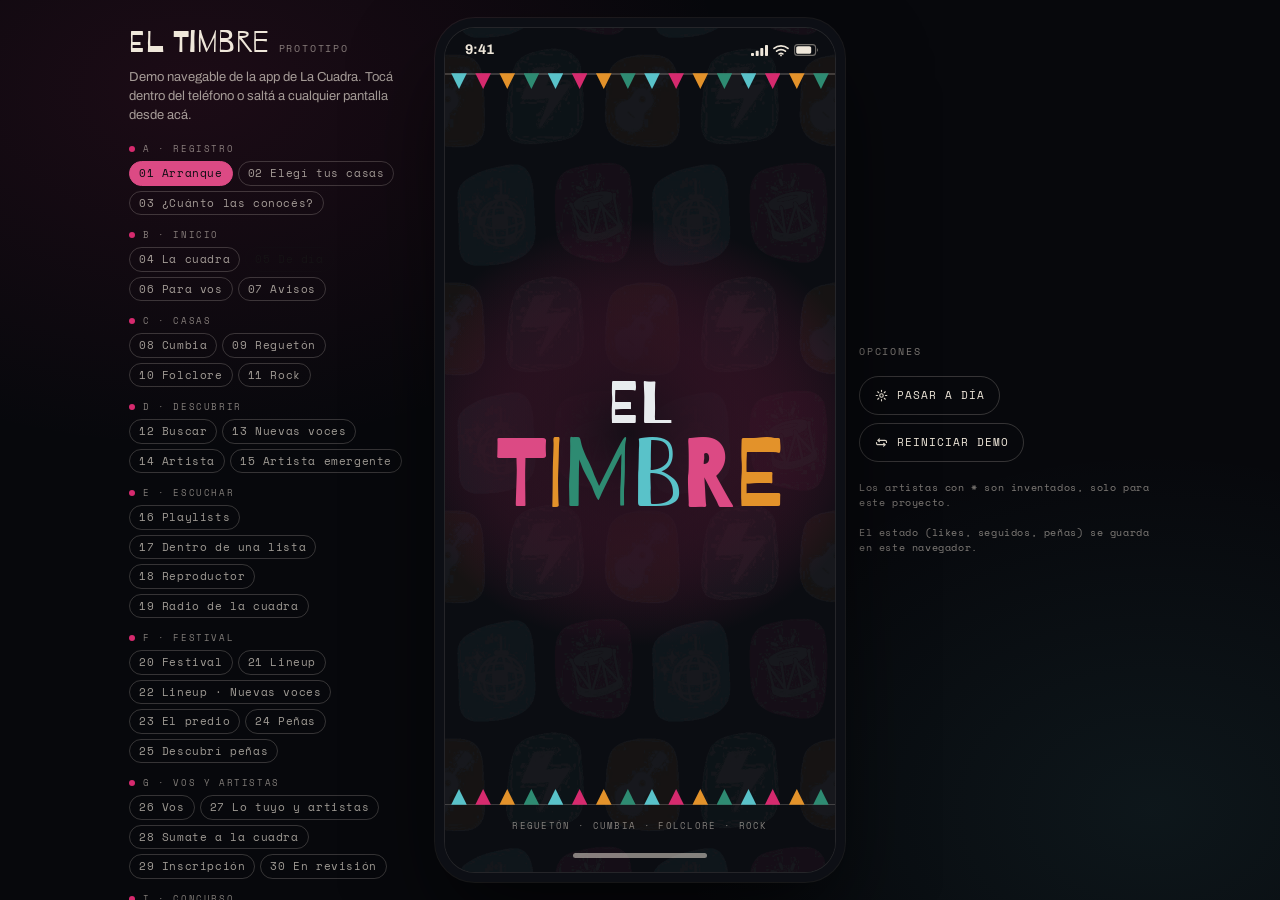
<file: index.html>
<!DOCTYPE html>
<html lang="es-AR" data-theme="night">
<head>
  <meta charset="utf-8">
  <meta name="viewport" content="width=device-width, initial-scale=1, viewport-fit=cover">
  <meta name="theme-color" content="#0B0D12">
  <title>El Timbre · prototipo</title>
  <meta name="description" content="Prototipo navegable de El Timbre: la app de La Cuadra para escuchar reguetón, cumbia, folclore y rock.">
  <link rel="icon" href="data:image/svg+xml,%3Csvg xmlns='http://www.w3.org/2000/svg' viewBox='0 0 32 32'%3E%3Crect width='32' height='32' rx='8' fill='%23DC4A84'/%3E%3Ctext x='16' y='21' font-family='Arial Black,sans-serif' font-size='13' text-anchor='middle' fill='%230B0D12'%3ELC%3C/text%3E%3C/svg%3E">
  <link rel="stylesheet" href="css/fonts.css">
  <link rel="stylesheet" href="css/tokens.css">
  <link rel="stylesheet" href="css/app.css">
  <link rel="stylesheet" href="css/components.css">
  <link rel="stylesheet" href="css/s-onboarding.css">
  <link rel="stylesheet" href="css/s-home.css">
  <link rel="stylesheet" href="css/s-casa.css">
  <link rel="stylesheet" href="css/s-discover.css">
  <link rel="stylesheet" href="css/s-listen.css">
  <link rel="stylesheet" href="css/s-festival.css">
  <link rel="stylesheet" href="css/s-vos.css">
  <link rel="stylesheet" href="css/s-concurso.css">
</head>
<body>
  <div class="stage">
    <aside class="side side-l" id="side-l" aria-label="Mapa de pantallas"></aside>

    <main class="device">
      <div class="phone" id="phone" data-theme="night">
        <div id="view"></div>

        <div class="mini hide h-cum" id="mini">
          <button class="mini-open" data-act="openPlayer" aria-label="Abrir reproductor">
            <img class="mini-thumb" alt="" src="images/tema-cumbia.jpg">
            <span class="mini-t"></span>
            <span class="mini-s"></span>
          </button>
          <button class="mb mb-play" data-act="miniToggle" aria-label="Pausar o reproducir"></button>
          <button class="mb mb-next" data-act="miniNext" aria-label="Siguiente tema"></button>
          <div class="prog"><i></i></div>
        </div>

        <div class="tabbar hide" id="tabbar">
          <nav aria-label="Navegación principal"></nav>
        </div>

        <div class="sb" id="sb" aria-hidden="true">
          <time>9:41</time>
          <span class="sb-i sig"></span><span class="sb-i wifi"></span><span class="sb-i bat"></span>
        </div>
        <div class="home-ind"></div>
      </div>
    </main>

    <aside class="side side-r" id="side-r" aria-label="Opciones de la demo"></aside>
  </div>

  <script src="js/icons.js"></script>
  <script src="js/icons2.js"></script>
  <script src="js/core.js"></script>
  <script src="js/data.js"></script>
  <script src="js/ui.js"></script>
  <script src="js/screens/onboarding.js"></script>
  <script src="js/screens/home.js"></script>
  <script src="js/screens/casa.js"></script>
  <script src="js/screens/discover.js"></script>
  <script src="js/screens/listen.js"></script>
  <script src="js/screens/festival.js"></script>
  <script src="js/screens/vos.js"></script>
  <script src="js/screens/concurso.js"></script>
  <script src="js/main.js"></script>
</body>
</html>
</file>
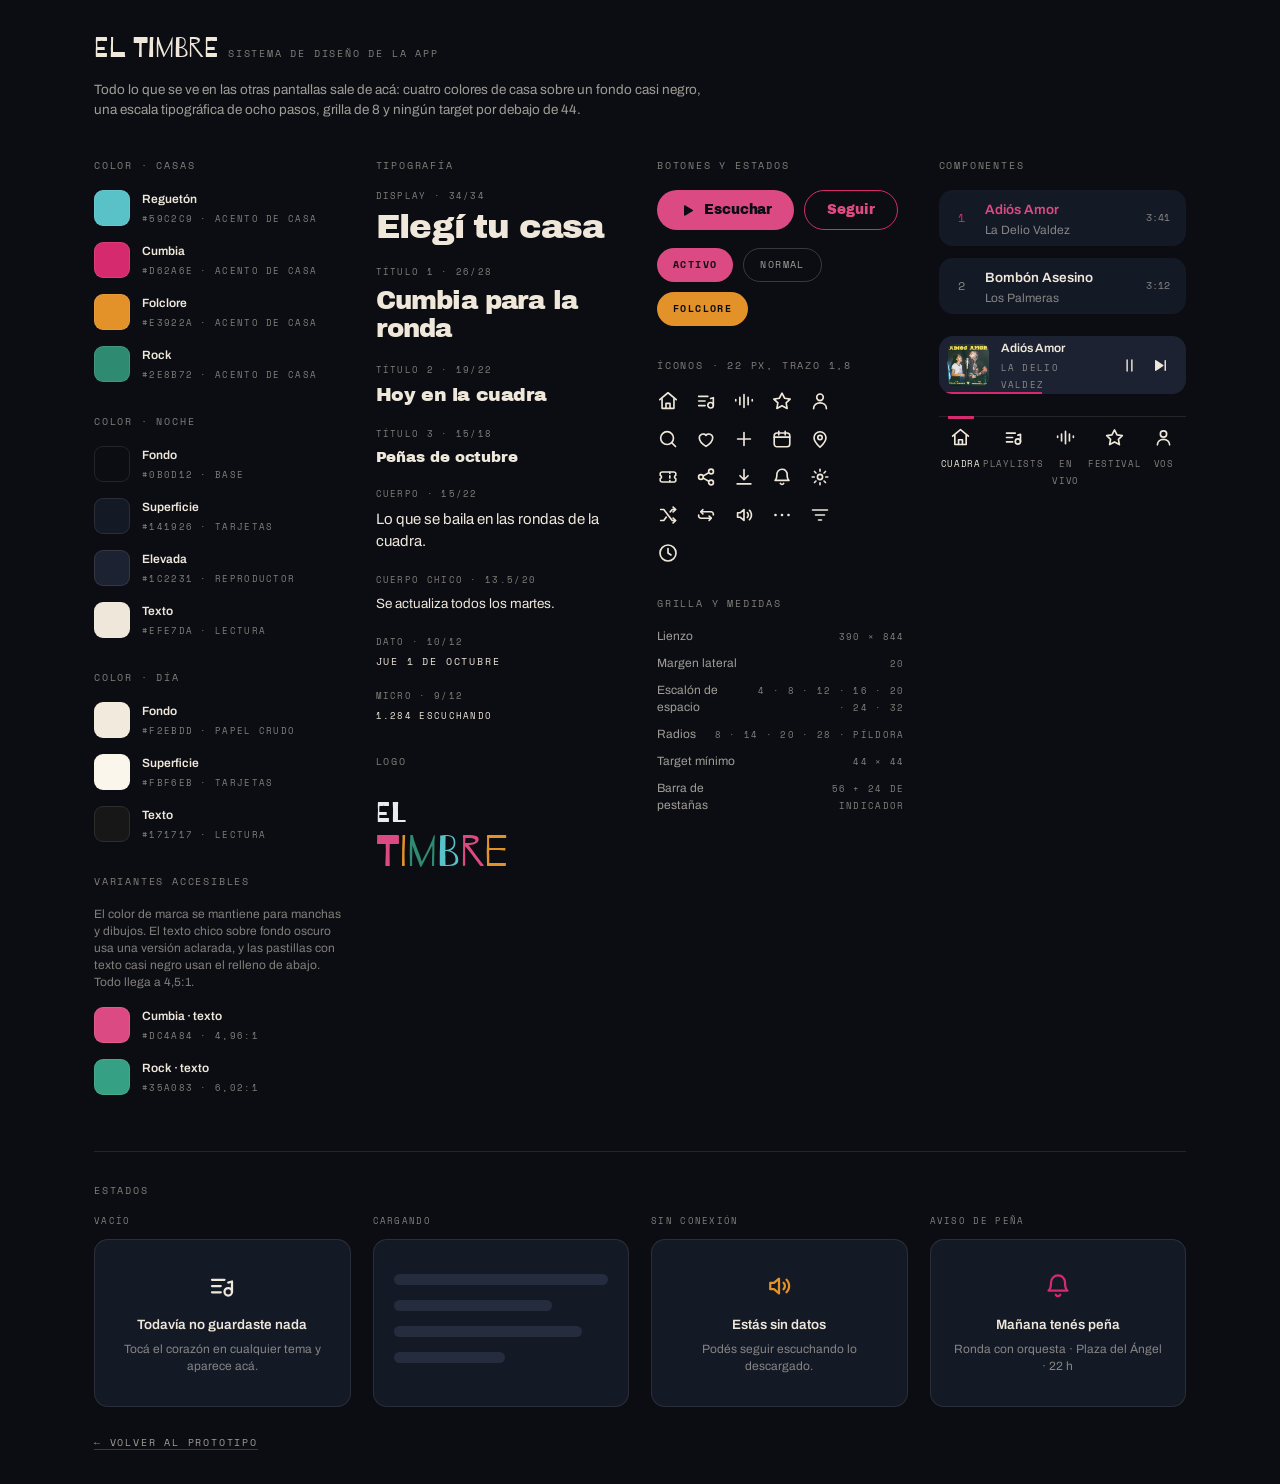
<file: sistema.html>
<!DOCTYPE html>
<html lang="es-AR">
<head>
  <meta charset="utf-8">
  <meta name="viewport" content="width=device-width, initial-scale=1">
  <title>El Timbre · sistema de diseño</title>
  <link rel="stylesheet" href="css/fonts.css">
  <link rel="stylesheet" href="css/tokens.css">
  <style>
    * { box-sizing: border-box; }
    body { margin: 0; background: #0b0d12; color: #efe7da; font-family: var(--f-body); -webkit-font-smoothing: antialiased; }
    .wrap { max-width: 1160px; margin: 0 auto; padding: 34px; }
    h1 { margin: 0; font: 400 28px/1 var(--f-logo); display: inline; }
    .k { font: 400 10px/12px var(--f-mono); letter-spacing: 1.8px; text-transform: uppercase; color: rgba(239,231,218,.52); }
    .m { font: 400 9px/12px var(--f-mono); letter-spacing: 1.3px; text-transform: uppercase; color: rgba(239,231,218,.52); }
    .lead { max-width: 620px; font-size: 13.5px; line-height: 20px; color: rgba(239,231,218,.66); margin: 18px 0 40px; }
    .grid { display: grid; grid-template-columns: repeat(4, 1fr); gap: 34px; }
    @media (max-width: 900px) { .grid { grid-template-columns: 1fr 1fr; } }
    @media (max-width: 560px) { .grid { grid-template-columns: 1fr; } }
    .col > .k { display: block; margin: 0 0 18px; }
    .col > .k:not(:first-child) { margin-top: 34px; }
    .sw { display: flex; gap: 12px; align-items: center; margin-bottom: 16px; }
    .sw i { width: 36px; height: 36px; border-radius: 9px; border: 1px solid rgba(239,231,218,.1); flex: none; }
    .sw b { display: block; font: 600 12px/17px var(--f-body); }
    .t { margin-bottom: 22px; }
    .t .m { display: block; margin-bottom: 8px; }
    .btns { display: flex; gap: 10px; flex-wrap: wrap; margin-bottom: 18px; align-items: center; }
    .btn { display: inline-flex; align-items: center; gap: 8px; height: 40px; padding: 0 22px; border-radius: 20px; font: 400 13.5px/18px var(--f-black); letter-spacing: -.1px; }
    .btn svg { width: 17px; height: 17px; }
    .pri { background: #dc4a84; color: #0b0d12; } .out { border: 1px solid #d62a6e; color: #dc4a84; }
    .pl { display: inline-flex; align-items: center; height: 34px; padding: 0 16px; border-radius: 17px; font: 700 10px/14px var(--f-mono); letter-spacing: 1.4px; }
    .ico-g { display: grid; grid-template-columns: repeat(5, 22px); gap: 16px; }
    .ico-g svg { width: 22px; height: 22px; color: #efe7da; }
    .row { display: flex; justify-content: space-between; gap: 10px; font: 400 12px/17px var(--f-body); color: rgba(239,231,218,.66); margin-bottom: 10px; }
    .row span:last-child { font: 400 9px/17px var(--f-mono); letter-spacing: 1.3px; color: rgba(239,231,218,.52); text-align: right; }
    .tr { background: #141926; border-radius: 14px; height: 56px; display: flex; align-items: center; padding: 0 16px; gap: 16px; margin-bottom: 12px; }
    .tr small { font: 400 12px/1 var(--f-mono); color: rgba(239,231,218,.52); width: 14px; text-align: center; }
    .tr div { flex: 1; } .tr b { display: block; font: 600 13.5px/20px var(--f-body); } .tr em { font-style: normal; font-size: 12px; color: rgba(239,231,218,.52); }
    .tr time { font: 400 10px/1 var(--f-mono); color: rgba(239,231,218,.52); }
    .mp { position: relative; background: #1c2231; border-radius: 14px; height: 58px; display: flex; align-items: center; gap: 12px; padding: 0 16px 0 8px; margin: 22px 0; overflow: hidden; }
    .mp img { width: 42px; height: 42px; border-radius: 8px; object-fit: cover; }
    .mp div { flex: 1; } .mp b { display: block; font: 600 12px/17px var(--f-body); } .mp small { font: 400 9px/12px var(--f-mono); letter-spacing: 1.3px; color: rgba(239,231,218,.52); }
    .mp svg { width: 19px; height: 19px; } .mp i { position: absolute; left: 0; bottom: 0; width: 42%; height: 2px; background: #d62a6e; }
    .tb { background: #0b0d12; border-top: 1px solid rgba(239,231,218,.1); display: grid; grid-template-columns: repeat(5, 1fr); padding: 10px 0 14px; }
    .tb div { text-align: center; position: relative; } .tb svg { width: 21px; height: 21px; display: block; margin: 0 auto 5px; } .tb span { font: 400 8.5px/1 var(--f-mono); letter-spacing: .7px; color: rgba(239,231,218,.52); }
    .tb .on span { color: #efe7da; } .tb .on::before { content: ""; position: absolute; top: -11px; left: 50%; width: 26px; height: 2.5px; margin-left: -13px; background: #d62a6e; }
    hr { border: 0; height: 1px; background: rgba(239,231,218,.1); margin: 40px 0 28px; }
    .states { display: grid; grid-template-columns: repeat(4, 1fr); gap: 22px; }
    @media (max-width: 900px) { .states { grid-template-columns: 1fr 1fr; } }
    .st { background: #141926; border: 1px solid rgba(239,231,218,.1); border-radius: 14px; height: 168px; display: flex; flex-direction: column; align-items: center; justify-content: center; text-align: center; padding: 20px; gap: 6px; }
    .st svg { width: 30px; height: 30px; margin-bottom: 8px; } .st b { font: 600 13.5px/20px var(--f-body); } .st p { margin: 0; font-size: 12px; line-height: 17px; color: rgba(239,231,218,.52); max-width: 216px; }
    .sk i { display: block; height: 11px; border-radius: 5.5px; background: #252c3d; margin-bottom: 9px; width: 100%; }
    .back { display: inline-block; margin-top: 30px; font: 400 10px/12px var(--f-mono); letter-spacing: 1.8px; color: rgba(239,231,218,.66); border-bottom: 1px solid rgba(239,231,218,.2); text-decoration: none; }
  </style>
</head>
<body>
  <div class="wrap" id="root"></div>
  <script src="js/icons.js"></script>
  <script src="js/icons2.js"></script>
  <script>
    const ico = (n) => { const i = ICONS[n]; return `<svg viewBox="${i.vb}" fill="none" aria-hidden="true">${i.d}</svg>`; };
    const sw = (c, n, d, bd) => `<div class="sw"><i style="background:${c}"></i><div><b>${n}</b><span class="m">${d}</span></div></div>`;
    const type = (m, s, f, ls, t, lh, extra = '') => `<div class="t"><span class="m">${m}</span><div style="font:400 ${s}px/${lh}px ${f};letter-spacing:${ls}px;${extra}">${t}</div></div>`;
    document.getElementById('root').innerHTML = `
      <div><h1>El Timbre</h1> <span class="k" style="margin-left:6px">Sistema de diseño de la app</span></div>
      <p class="lead">Todo lo que se ve en las otras pantallas sale de acá: cuatro colores de casa sobre un fondo casi negro, una escala tipográfica de ocho pasos, grilla de 8 y ningún target por debajo de 44.</p>
      <div class="grid">
        <div class="col">
          <span class="k">Color · casas</span>
          ${sw('#59C2C9', 'Reguetón', '#59C2C9 · acento de casa')}${sw('#D62A6E', 'Cumbia', '#D62A6E · acento de casa')}${sw('#E3922A', 'Folclore', '#E3922A · acento de casa')}${sw('#2E8B72', 'Rock', '#2E8B72 · acento de casa')}
          <span class="k">Color · noche</span>
          ${sw('#0B0D12', 'Fondo', '#0B0D12 · base')}${sw('#141926', 'Superficie', '#141926 · tarjetas')}${sw('#1C2231', 'Elevada', '#1C2231 · reproductor')}${sw('#EFE7DA', 'Texto', '#EFE7DA · lectura')}
          <span class="k">Color · día</span>
          ${sw('#F2EBDD', 'Fondo', '#F2EBDD · papel crudo')}${sw('#FBF6EB', 'Superficie', '#FBF6EB · tarjetas')}${sw('#171717', 'Texto', '#171717 · lectura')}
          <span class="k">Variantes accesibles</span>
          <p style="font-size:12px;line-height:17px;color:rgba(239,231,218,.52);margin:0 0 16px">El color de marca se mantiene para manchas y dibujos. El texto chico sobre fondo oscuro usa una versión aclarada, y las pastillas con texto casi negro usan el relleno de abajo. Todo llega a 4,5:1.</p>
          ${sw('#DC4A84', 'Cumbia · texto', '#DC4A84 · 4,96:1')}${sw('#35A083', 'Rock · texto', '#35A083 · 6,02:1')}
        </div>
        <div class="col">
          <span class="k">Tipografía</span>
          ${type('Display · 34/34', 34, 'var(--f-black)', -1.2, 'Elegí tu casa', 34)}
          ${type('Título 1 · 26/28', 26, 'var(--f-black)', -.8, 'Cumbia para la ronda', 28)}
          ${type('Título 2 · 19/22', 19, 'var(--f-black)', -.4, 'Hoy en la cuadra', 22)}
          ${type('Título 3 · 15/18', 15, 'var(--f-black)', -.1, 'Peñas de octubre', 18)}
          ${type('Cuerpo · 15/22', 15, 'var(--f-body)', 0, 'Lo que se baila en las rondas de la cuadra.', 22)}
          ${type('Cuerpo chico · 13.5/20', 13.5, 'var(--f-body)', 0, 'Se actualiza todos los martes.', 20)}
          ${type('Dato · 10/12', 10, 'var(--f-mono)', 1.8, 'JUE 1 DE OCTUBRE', 12)}
          ${type('Micro · 9/12', 9, 'var(--f-mono)', 1.3, '1.284 ESCUCHANDO', 12)}
          <span class="k" style="display:block;margin-top:34px">Logo</span>
          <div style="font:400 44px/1 var(--f-logo)"><span style="color:#e8ecee;font-size:28px">EL</span><br><span style="color:#dc4a84">T</span><span style="color:#e3922a">I</span><span style="color:#2e8b72">M</span><span style="color:#59c2c9">B</span><span style="color:#dc4a84">R</span><span style="color:#e3922a">E</span></div>
        </div>
        <div class="col">
          <span class="k">Botones y estados</span>
          <div class="btns"><span class="btn pri">${ico('play')}Escuchar</span><span class="btn out">Seguir</span></div>
          <div class="btns"><span class="pl" style="background:#dc4a84;color:#0b0d12">ACTIVO</span><span class="pl" style="border:1px solid rgba(239,231,218,.2);color:rgba(239,231,218,.66);font-weight:400">NORMAL</span><span class="pl" style="background:#e3922a;color:#0b0d12">FOLCLORE</span></div>
          <span class="k" style="display:block;margin:34px 0 18px">Íconos · 22 px, trazo 1,8</span>
          <div class="ico-g">${['home', 'playlists', 'wave', 'star', 'user', 'search', 'heart', 'plus', 'calendar', 'pin', 'ticket', 'share', 'download', 'bell', 'sun', 'shuffle', 'repeat', 'volume', 'more', 'filter', 'clock'].map(ico).join('')}</div>
          <span class="k" style="display:block;margin:34px 0 18px">Grilla y medidas</span>
          <div class="row"><span>Lienzo</span><span>390 × 844</span></div><div class="row"><span>Margen lateral</span><span>20</span></div>
          <div class="row"><span>Escalón de espacio</span><span>4 · 8 · 12 · 16 · 20 · 24 · 32</span></div><div class="row"><span>Radios</span><span>8 · 14 · 20 · 28 · PÍLDORA</span></div>
          <div class="row"><span>Target mínimo</span><span>44 × 44</span></div><div class="row"><span>Barra de pestañas</span><span>56 + 24 DE INDICADOR</span></div>
        </div>
        <div class="col">
          <span class="k">Componentes</span>
          <div class="tr"><small style="color:#d62a6e">1</small><div><b style="color:#dc4a84">Adiós Amor</b><em>La Delio Valdez</em></div><time>3:41</time></div>
          <div class="tr"><small>2</small><div><b>Bombón Asesino</b><em>Los Palmeras</em></div><time>3:12</time></div>
          <div class="mp"><img src="images/tema-cumbia.jpg" alt=""><div><b>Adiós Amor</b><small>LA DELIO VALDEZ</small></div>${ico('pause')}${ico('next')}<i></i></div>
          <div class="tb"><div class="on">${ico('tab-home')}<span>CUADRA</span></div><div>${ico('tab-playlists')}<span>PLAYLISTS</span></div><div>${ico('tab-wave')}<span>EN VIVO</span></div><div>${ico('tab-star')}<span>FESTIVAL</span></div><div>${ico('tab-user')}<span>VOS</span></div></div>
        </div>
      </div>
      <hr>
      <span class="k">Estados</span>
      <div class="states" style="margin-top:18px">
        <div><span class="m" style="display:block;margin-bottom:12px">Vacío</span><div class="st">${ico('empty-playlists')}<b>Todavía no guardaste nada</b><p>Tocá el corazón en cualquier tema y aparece acá.</p></div></div>
        <div><span class="m" style="display:block;margin-bottom:12px">Cargando</span><div class="st sk" style="align-items:stretch;justify-content:center"><i></i><i style="width:74%"></i><i style="width:88%"></i><i style="width:52%"></i></div></div>
        <div><span class="m" style="display:block;margin-bottom:12px">Sin conexión</span><div class="st" style="--c:#e3922a">${ico('empty-volume').replace('<svg', '<svg style="color:#e3922a"')}<b>Estás sin datos</b><p>Podés seguir escuchando lo descargado.</p></div></div>
        <div><span class="m" style="display:block;margin-bottom:12px">Aviso de peña</span><div class="st">${ico('empty-bell').replace('<svg', '<svg style="color:#d62a6e"')}<b>Mañana tenés peña</b><p>Ronda con orquesta · Plaza del Ángel · 22 h</p></div></div>
      </div>
      <a class="back" href="index.html">← VOLVER AL PROTOTIPO</a>`;
  </script>
</body>
</html>
</file>
<file: css/fonts.css>
/* Fuentes autoalojadas (subset latin) — las mismas del Figma */
@font-face { font-family: 'Archivo'; font-weight: 400 700; font-stretch: 100%; font-style: normal; font-display: swap; src: url(../assets/fonts/archivo.woff2) format('woff2'); }
@font-face { font-family: 'Archivo Black'; font-weight: 400; font-style: normal; font-display: swap; src: url(../assets/fonts/archivo-black.woff2) format('woff2'); }
@font-face { font-family: 'Barrio'; font-weight: 400; font-style: normal; font-display: swap; src: url(../assets/fonts/barrio.woff2) format('woff2'); }
@font-face { font-family: 'Space Mono'; font-weight: 400; font-style: normal; font-display: swap; src: url(../assets/fonts/space-mono.woff2) format('woff2'); }
@font-face { font-family: 'Space Mono'; font-weight: 700; font-style: normal; font-display: swap; src: url(../assets/fonts/space-mono-bold.woff2) format('woff2'); }
</file>
<file: css/tokens.css>
/* ───────────────────────────────────────────────────────────
   El Timbre · tokens de diseño
   Fuente: Figma "La Cuadra — Repertorio visual" → 31 · Sistema de diseño
   ─────────────────────────────────────────────────────────── */
:root {
  /* Color · casas */
  --reg: #59C2C9;
  --cum: #D62A6E;
  --fol: #E3922A;
  --rock: #2E8B72;
  /* Variantes accesibles (texto chico / relleno con texto oscuro) */
  --cum-t: #DC4A84;
  --rock-t: #35A083;

  /* Color · noche */
  --bg: #0B0D12;
  --surface: #141926;
  --elev: #1C2231;
  --skeleton: #252C3D;
  --text: #EFE7DA;
  --on-accent: #0B0D12;
  --text-2: rgba(239, 231, 218, .66);
  --text-3: rgba(239, 231, 218, .52);
  --text-4: rgba(239, 231, 218, .78);
  --line: rgba(239, 231, 218, .10);
  --line-2: rgba(239, 231, 218, .20);
  --line-3: rgba(239, 231, 218, .35);

  /* Acción principal */
  --cta: #DC4A84;

  /* Tipografía */
  --f-logo: 'Barrio', 'Archivo Black', system-ui, sans-serif;
  --f-black: 'Archivo Black', 'Archivo', system-ui, sans-serif;
  --f-body: 'Archivo', system-ui, -apple-system, 'Segoe UI', sans-serif;
  --f-mono: 'Space Mono', ui-monospace, 'SFMono-Regular', Menlo, monospace;

  /* Espacio (grilla de 4/8) y radios */
  --m: 20px;
  --r-s: 8px;
  --r-m: 14px;
  --r-l: 20px;
  --r-xl: 28px;
  --r-pill: 999px;

  /* Movimiento */
  --ease-out: cubic-bezier(.22, .9, .3, 1);
  --ease-spring: cubic-bezier(.34, 1.45, .5, 1);
  --t-fast: 140ms;
  --t-med: 280ms;
}

/* Color · día */
[data-theme="day"] {
  --bg: #F2EBDD;
  --surface: #FBF6EB;
  --elev: #FFFFFF;
  --skeleton: #E4DBC8;
  --text: #171717;
  --on-accent: #0B0D12;
  --text-2: rgba(23, 23, 23, .70);
  --text-3: rgba(23, 23, 23, .56);
  --text-4: rgba(23, 23, 23, .80);
  --line: rgba(23, 23, 23, .10);
  --line-2: rgba(23, 23, 23, .20);
  --line-3: rgba(23, 23, 23, .35);
}

/* Acento por casa — se aplica con .h-reg / .h-cum / .h-fol / .h-rock */
.h-reg  { --ac: var(--reg);  --ac-t: var(--reg);   --ac-fill: var(--reg); }
.h-cum  { --ac: var(--cum);  --ac-t: var(--cum-t); --ac-fill: var(--cum-t); }
.h-fol  { --ac: var(--fol);  --ac-t: var(--fol);   --ac-fill: var(--fol); }
.h-rock { --ac: var(--rock); --ac-t: var(--rock-t); --ac-fill: var(--rock); }
</file>
<file: css/app.css>
/* ───────────────────────────────────────────────────────────
   El Timbre · shell, chrome y componentes base
   ─────────────────────────────────────────────────────────── */
*, *::before, *::after { box-sizing: border-box; }
html, body { margin: 0; height: 100%; }
body {
  background: #07080c;
  color: var(--text);
  font-family: var(--f-body);
  font-variation-settings: "wdth" 100;
  -webkit-font-smoothing: antialiased;
  text-rendering: optimizeLegibility;
  overflow: hidden;
}
button { font: inherit; color: inherit; background: none; border: 0; padding: 0; cursor: pointer; -webkit-tap-highlight-color: transparent; }
a { color: inherit; text-decoration: none; }
img { display: block; }
h1, h2, h3, h4, p { margin: 0; }
input { font: inherit; color: inherit; }
.ico { width: 1em; height: 1em; display: block; flex: none; overflow: visible; }
.sr { position: absolute; width: 1px; height: 1px; overflow: hidden; clip: rect(0 0 0 0); white-space: nowrap; }

/* ── Escenario de demo (fuera del teléfono) ───────────────── */
.stage {
  height: 100vh; height: 100dvh;
  display: grid; grid-template-columns: minmax(0, 1fr) auto minmax(0, 1fr);
  align-items: center; justify-items: center;
  background:
    radial-gradient(900px 600px at 15% 10%, rgba(214, 42, 110, .10), transparent 60%),
    radial-gradient(800px 600px at 90% 90%, rgba(89, 194, 201, .08), transparent 60%),
    #07080c;
}
.device { width: calc(390px * var(--s, 1)); height: calc(844px * var(--s, 1)); position: relative; }
.phone {
  position: absolute; left: 0; top: 0;
  width: 390px; height: 844px;
  transform: scale(var(--s, 1)); transform-origin: 0 0;
  border-radius: 30px; overflow: hidden; isolation: isolate;
  background: var(--bg); color: var(--text);
  box-shadow: 0 0 0 1px rgba(239, 231, 218, .10), 0 0 0 10px #0d0f15, 0 0 0 11px rgba(239, 231, 218, .08), 0 40px 90px rgba(0, 0, 0, .65);
  transition: background-color .5s ease;
}

/* ── Paneles laterales ────────────────────────────────────── */
.side { align-self: stretch; padding: 28px 24px; overflow-y: auto; max-width: 340px; width: 100%; scrollbar-width: thin; scrollbar-color: #20242f transparent; }
.side-l { justify-self: end; }
.side-r { justify-self: start; display: flex; flex-direction: column; justify-content: center; gap: 18px; }
.brand { display: flex; align-items: baseline; gap: 10px; margin-bottom: 4px; }
.brand b { font: 400 30px/1 var(--f-logo); color: var(--text); letter-spacing: .5px; }
.brand span, .side-k { font: 400 10px/12px var(--f-mono); letter-spacing: 1.8px; text-transform: uppercase; color: var(--text-3); }
.side p.lead { font-size: 13px; line-height: 19px; color: var(--text-2); margin: 10px 0 18px; }
.side-sec { margin-bottom: 14px; }
.side-sec h4 { font: 400 9px/12px var(--f-mono); letter-spacing: 1.6px; text-transform: uppercase; color: var(--text-3); margin: 0 0 6px; display: flex; align-items: center; gap: 8px; }
.side-sec h4 i { width: 6px; height: 6px; border-radius: 50%; background: var(--cum); display: inline-block; }
.side-list { display: flex; flex-wrap: wrap; gap: 5px; }
.side-list button {
  font: 400 10.5px/1 var(--f-mono); letter-spacing: .6px; color: var(--text-2);
  padding: 6px 9px; border: 1px solid var(--line-2); border-radius: 99px;
  transition: color var(--t-fast), border-color var(--t-fast), background var(--t-fast), transform var(--t-fast);
}
.side-list button:hover { color: var(--text); border-color: var(--text-3); transform: translateY(-1px); }
.side-list button.on { background: var(--cta); border-color: var(--cta); color: #0B0D12; }
.side-btn {
  display: inline-flex; align-items: center; gap: 8px; align-self: flex-start;
  font: 400 11px/1 var(--f-mono); letter-spacing: 1px; text-transform: uppercase; color: var(--text);
  padding: 11px 14px; border: 1px solid var(--line-2); border-radius: 99px; transition: all var(--t-fast);
}
.side-btn:hover { border-color: var(--text-3); background: rgba(239, 231, 218, .06); transform: translateY(-1px); }
.side-btn .ico { font-size: 15px; }
.side-note { font: 400 10px/15px var(--f-mono); letter-spacing: .6px; color: var(--text-3); }
.side-btns { display: flex; flex-direction: column; gap: 8px; }

@media (max-width: 1100px) { .side { display: none; } .stage { grid-template-columns: 1fr; } }
/* En un celular real: pantalla completa, sin marco */
@media (max-width: 520px) {
  body { background: var(--bg); }
  .stage { display: block; background: var(--bg); }
  .device { width: 100vw; height: 100dvh; }
  .phone { width: 390px; height: 844px; border-radius: 0; box-shadow: none; }
}

/* ── Chrome del teléfono ──────────────────────────────────── */
.sb { position: absolute; left: 0; top: 0; width: 390px; height: 44px; z-index: 80; pointer-events: none; }
.sb time { position: absolute; left: 20px; top: 14px; font: 700 14px/normal var(--f-body); letter-spacing: -.1px; color: var(--text); }
.sb .sb-i { position: absolute; color: var(--text); }
.sb .sb-i.sig { left: 306px; top: 16.5px; width: 17px; height: 11px; }
.sb .sb-i.wifi { left: 328px; top: 16.5px; width: 16px; height: 11px; }
.sb .sb-i.bat { left: 349px; top: 16px; width: 25px; height: 12px; }
.sb .sb-i svg { width: 100%; height: 100%; display: block; }
.phone.lock .sb time, .phone.lock .sb .sb-i { color: var(--text); }
.home-ind { position: absolute; left: 128px; top: 824.5px; width: 134px; height: 5px; border-radius: 2.5px; background: var(--text-3); z-index: 90; pointer-events: none; }

#view { position: absolute; inset: 0; }
.screen { position: absolute; inset: 0; background: var(--bg); overflow: hidden; will-change: transform, opacity; }
.scroll { position: absolute; inset: 0; overflow-y: auto; overflow-x: hidden; scrollbar-width: none; overscroll-behavior: contain; }
.scroll::-webkit-scrollbar { display: none; }
.scroll.pad-tabs { padding-bottom: 170px; }
.scroll.pad-tabs-only { padding-bottom: 100px; }
.scroll.pad-cta { padding-bottom: 110px; }

/* Transiciones entre pantallas */
@keyframes in-push { from { transform: translateX(36px); opacity: 0; } to { transform: none; opacity: 1; } }
@keyframes in-back { from { transform: translateX(-28px); opacity: 0; } to { transform: none; opacity: 1; } }
@keyframes in-fade { from { opacity: 0; } to { opacity: 1; } }
@keyframes in-rise { from { transform: translateY(40px); opacity: 0; } to { transform: none; opacity: 1; } }
@keyframes out-fade { from { opacity: 1; } to { opacity: 0; } }
@keyframes out-push { from { transform: none; opacity: 1; } to { transform: translateX(-28px); opacity: 0; } }
@keyframes out-back { from { transform: none; opacity: 1; } to { transform: translateX(36px); opacity: 0; } }
@keyframes out-down { from { transform: none; opacity: 1; } to { transform: translateY(60px); opacity: 0; } }
.screen.in-push { animation: in-push 340ms var(--ease-out) both; }
.screen.in-back { animation: in-back 340ms var(--ease-out) both; }
.screen.in-fade { animation: in-fade 220ms ease-out both; }
.screen.in-rise { animation: in-rise 380ms var(--ease-out) both; }
.screen.out-push { animation: out-push 240ms ease-in both; }
.screen.out-back { animation: out-back 240ms ease-in both; }
.screen.out-fade { animation: out-fade 160ms ease-in both; }
.screen.out-down { animation: out-down 260ms ease-in both; }
.screen.out { pointer-events: none; }

/* Entrada escalonada de bloques */
@keyframes rise { from { transform: translateY(14px); opacity: 0; } to { transform: none; opacity: 1; } }
.rise { animation: rise 480ms var(--ease-out) both; animation-delay: calc(var(--i, 0) * 55ms + 120ms); }

/* ── Tipografía ───────────────────────────────────────────── */
.t-display { font: 400 34px/34px var(--f-black); letter-spacing: -1.2px; }
.t-h1 { font: 400 26px/28px var(--f-black); letter-spacing: -.8px; }
.t-h2 { font: 400 19px/22px var(--f-black); letter-spacing: -.4px; }
.t-h3 { font: 400 15px/18px var(--f-black); letter-spacing: -.1px; }
.t-body { font: 400 15px/22px var(--f-body); }
.t-small { font: 400 13.5px/20px var(--f-body); color: var(--text-2); }
.t-dato { font: 400 10px/12px var(--f-mono); letter-spacing: 1.8px; text-transform: uppercase; }
.t-micro { font: 400 9px/12px var(--f-mono); letter-spacing: 1.3px; text-transform: uppercase; color: var(--text-3); }
.mono-up { font-family: var(--f-mono); text-transform: uppercase; }
.c-2 { color: var(--text-2); } .c-3 { color: var(--text-3); }
.c-ac { color: var(--ac-t); }

/* ── Cabeceras de pantalla ────────────────────────────────── */
.bar { position: absolute; left: 0; top: 44px; width: 390px; height: 50px; z-index: 40; }
.bar .back, .bar .act { position: absolute; top: 0; height: 50px; display: grid; place-items: center; color: var(--text); transition: transform var(--t-fast) var(--ease-out), opacity var(--t-fast); }
.bar .back { left: 0; width: 60px; display: flex; align-items: center; justify-content: flex-start; padding-left: 10px; }
.bar .back .ico { font-size: 22px; }
.bar .back:hover { transform: translateX(-3px); }
.bar .act { width: 44px; right: 10px; }
.bar .act .ico { font-size: 21px; }
.bar .act:hover { transform: scale(1.12); }
.bar .act:active, .bar .back:active { transform: scale(.9); }
.bar .ttl { position: absolute; left: 56px; top: 17px; font: 400 15px/18px var(--f-black); letter-spacing: -.1px; white-space: nowrap; }
.bar .ttl.l20 { left: 20px; }
.bar .ttl-s { position: absolute; left: 56px; top: 8px; right: 60px; }
.bar .ttl-s .t-micro { display: block; }
.bar .ttl-s .t-h3 { display: block; margin-top: 3px; }

/* ── Tab bar ──────────────────────────────────────────────── */
.tabbar { position: absolute; left: 0; bottom: 0; width: 390px; height: 81px; background: var(--bg); border-top: 1px solid var(--line); z-index: 60; transition: transform 300ms var(--ease-out), background-color .5s; }
.tabbar.hide { transform: translateY(100%); }
.tabbar nav { display: grid; grid-template-columns: repeat(5, 1fr); padding: 0 0; height: 100%; }
.tab { position: relative; height: 100%; display: flex; flex-direction: column; align-items: center; padding-top: 10px; gap: 5px; color: var(--text-3); transition: color var(--t-fast); }
.tab .ico { font-size: 21px; transition: transform 260ms var(--ease-spring); }
.tab span { font: 400 9px/normal var(--f-mono); letter-spacing: .7px; text-transform: uppercase; }
.tab::before { content: ""; position: absolute; top: -1px; left: 50%; width: 26px; height: 2.5px; border-radius: 0 0 2px 2px; background: var(--cum); transform: translateX(-50%) scaleX(0); transition: transform 300ms var(--ease-spring); }
.tab.on { color: var(--text); }
.tab.on::before { transform: translateX(-50%) scaleX(1); }
.tab.on .ico { transform: translateY(-1px); }
.tab:hover { color: var(--text); }
.tab:hover .ico { transform: translateY(-2px) scale(1.08); }
.tab:active .ico { transform: scale(.88); }

/* ── Mini reproductor ─────────────────────────────────────── */
.mini { position: absolute; left: 12px; bottom: 88px; width: 366px; height: 58px; background: var(--elev); border-radius: 14px; z-index: 55; overflow: hidden; box-shadow: 0 8px 24px rgba(0, 0, 0, .35); transition: transform 320ms var(--ease-out), opacity 200ms, background-color .5s; }
.mini.hide { transform: translateY(24px); opacity: 0; pointer-events: none; }
.mini .mini-open { position: absolute; left: 0; top: 0; width: 262px; height: 58px; text-align: left; }
.mini .mini-open:hover .mini-thumb { transform: scale(1.06); }
.mini-thumb { position: absolute; left: 8px; top: 8px; width: 42px; height: 42px; border-radius: 8px; object-fit: cover; background: var(--skeleton); transition: transform var(--t-med) var(--ease-out); }
.mini-t { position: absolute; left: 61px; top: 13.5px; width: 183px; font: 600 12px/17px var(--f-body); white-space: nowrap; overflow: hidden; text-overflow: ellipsis; }
.mini-s { position: absolute; left: 61px; top: 32.5px; width: 183px; font: 400 9px/12px var(--f-mono); letter-spacing: 1.3px; text-transform: uppercase; color: var(--text-3); white-space: nowrap; overflow: hidden; text-overflow: ellipsis; }
.mini .mb { position: absolute; top: 9px; width: 40px; height: 40px; display: grid; place-items: center; border-radius: 50%; transition: background var(--t-fast), transform var(--t-fast); }
.mini .mb .ico { font-size: 19px; }
.mini .mb:hover { background: rgba(239, 231, 218, .08); }
.mini .mb:active { transform: scale(.88); }
.mini .mb-play { left: 257px; } .mini .mb-next { left: 312px; }
.mini .prog { position: absolute; left: 0; bottom: 0; height: 2px; width: 100%; background: transparent; }
.mini .prog i { display: block; height: 100%; width: 0; background: var(--cum); transition: width 250ms linear, background-color .3s; }

/* ── Botones ──────────────────────────────────────────────── */
.btn {
  display: inline-flex; align-items: center; justify-content: center; gap: 8px;
  height: 40px; padding: 0 22px; border-radius: 20px;
  font: 400 13.5px/18px var(--f-black); letter-spacing: -.1px; white-space: nowrap;
  transition: transform var(--t-fast) var(--ease-out), background-color var(--t-fast), box-shadow var(--t-med), border-color var(--t-fast), color var(--t-fast), opacity var(--t-fast);
}
.btn .ico { font-size: 17px; }
.btn-primary { background: var(--cta); color: var(--on-accent); }
.btn-ac { background: var(--ac-fill, var(--cta)); color: var(--on-accent); }
.btn-ghost { border: 1px solid var(--ac, var(--cum)); color: var(--ac-t, var(--cum-t)); }
.btn-line { border: 1px solid var(--line-2); color: var(--text); }
.btn-dark { background: var(--on-accent); color: var(--text); }
[data-theme="day"] .btn-dark { color: #F2EBDD; }
.btn-wide { width: 100%; }
.btn:hover { transform: translateY(-2px); }
.btn-primary:hover { box-shadow: 0 8px 22px -6px rgba(220, 74, 132, .65); }
.btn-ac:hover { box-shadow: 0 8px 22px -6px var(--ac); }
.btn-ghost:hover { background: color-mix(in srgb, var(--ac, var(--cum)) 14%, transparent); }
.btn-line:hover { border-color: var(--text-3); background: rgba(239, 231, 218, .05); }
.btn:active { transform: translateY(0) scale(.97); }
.btn[disabled], .btn.is-off { opacity: .45; pointer-events: none; }
.cta-dock { position: absolute; left: 20px; right: 20px; top: 754px; z-index: 30; }
.cta-dock .btn { width: 100%; }

.pill {
  display: inline-flex; align-items: center; justify-content: center; height: 34px; padding: 0 16px; border-radius: 17px;
  font: 400 10px/14px var(--f-mono); letter-spacing: 1.4px; text-transform: uppercase; white-space: nowrap;
  border: 1px solid var(--line-2); color: var(--text-2);
  transition: background-color var(--t-fast), color var(--t-fast), border-color var(--t-fast), transform var(--t-fast) var(--ease-out);
}
.pill:hover { border-color: var(--text-3); color: var(--text); transform: translateY(-1px); }
.pill.on { background: var(--ac-fill, var(--cta)); border-color: transparent; color: var(--on-accent); font-weight: 700; }
.pill:active { transform: scale(.96); }
.pill-ac { border-color: var(--ac); color: var(--ac-t); }

.chips { display: flex; gap: 8px; overflow-x: auto; scrollbar-width: none; padding: 0 20px; }
.chips::-webkit-scrollbar { display: none; }
.chip { flex: none; height: 36px; padding: 0 16px; border-radius: 18px; border: 1px solid var(--line-2); font: 400 10px/14px var(--f-mono); letter-spacing: 1.4px; text-transform: uppercase; color: var(--text-2); display: inline-flex; align-items: center; transition: all var(--t-fast) var(--ease-out); }
.chip:hover { border-color: var(--text-3); color: var(--text); transform: translateY(-1px); }
.chip.on { background: var(--cta); border-color: var(--cta); color: var(--on-accent); font-weight: 700; }
.chip:active { transform: scale(.96); }

/* Superficies */
.card { background: var(--surface); border-radius: var(--r-m); transition: transform var(--t-med) var(--ease-out), background-color var(--t-fast), border-color var(--t-fast); }
.card-line { border: 1px solid var(--line-3); border-radius: var(--r-m); }
.lift { transition: transform var(--t-med) var(--ease-out), box-shadow var(--t-med), background-color var(--t-fast); }
@media (hover: hover) {
  .lift:hover { transform: translateY(-3px); box-shadow: 0 14px 28px -12px rgba(0, 0, 0, .6); }
}
.press:active { transform: scale(.98); }
.hit { cursor: pointer; }
.zoomwrap { overflow: hidden; }
.zoomwrap > img, .zoomwrap > .zi { transition: transform 600ms var(--ease-out); }
@media (hover: hover) { .lift:hover .zoomwrap > img, .lift:hover .zoomwrap > .zi, .zoomwrap:hover > img { transform: scale(1.06); } }

/* Interruptor */
.switch { position: relative; width: 44px; height: 26px; border-radius: 13px; background: var(--line-2); transition: background-color 220ms; flex: none; }
.switch i { position: absolute; left: 3px; top: 3px; width: 20px; height: 20px; border-radius: 50%; background: var(--on-accent); transition: transform 260ms var(--ease-spring); }
.switch.on { background: var(--cum); }
.switch.on i { transform: translateX(18px); }
[data-theme="day"] .switch i { background: #fff; }

/* Ecualizador animado */
.eq { display: inline-flex; align-items: flex-end; gap: 2px; height: 12px; }
.eq i { width: 2.5px; border-radius: 1.25px; background: var(--ac, var(--cum)); height: 4px; }
.eq.live i { animation: eq 900ms ease-in-out infinite; }
.eq i:nth-child(1) { height: 6px; animation-delay: -.2s; } .eq i:nth-child(2) { height: 9px; animation-delay: -.5s; }
.eq i:nth-child(3) { height: 5px; animation-delay: -.8s; } .eq i:nth-child(4) { height: 4px; animation-delay: -.35s; }
@keyframes eq { 0%, 100% { transform: scaleY(.45); } 50% { transform: scaleY(1.5); } }
.eq i { transform-origin: bottom; }

/* Toast */
.toast { position: absolute; left: 50%; bottom: 168px; transform: translate(-50%, 16px); z-index: 120; background: var(--elev); color: var(--text); border: 1px solid var(--line-2); border-radius: 99px; padding: 11px 18px; font: 600 12.5px/17px var(--f-body); white-space: nowrap; max-width: 350px; opacity: 0; pointer-events: none; transition: opacity 200ms, transform 320ms var(--ease-out); box-shadow: 0 10px 30px rgba(0, 0, 0, .5); display: flex; align-items: center; gap: 8px; }
.toast.show { opacity: 1; transform: translate(-50%, 0); }
.toast .dot { width: 8px; height: 8px; border-radius: 50%; background: var(--cta); }

/* Sheet (hoja inferior) */
.sheet-wrap { position: absolute; inset: 0; z-index: 100; pointer-events: none; }
.sheet-wrap.open { pointer-events: auto; }
.sheet-bg { position: absolute; inset: 0; background: rgba(5, 6, 9, .6); opacity: 0; transition: opacity 260ms; backdrop-filter: blur(2px); }
.sheet-wrap.open .sheet-bg { opacity: 1; }
.sheet { position: absolute; left: 0; right: 0; bottom: 0; max-height: 78%; background: var(--elev); border-radius: 28px 28px 0 0; transform: translateY(102%); transition: transform 420ms var(--ease-out); padding: 12px 20px 40px; overflow-y: auto; scrollbar-width: none; }
.sheet::-webkit-scrollbar { display: none; }
.sheet-wrap.open .sheet { transform: none; }
.sheet .grab { width: 40px; height: 4px; border-radius: 2px; background: var(--line-2); margin: 0 auto 16px; }
.sheet h3 { font: 400 19px/22px var(--f-black); letter-spacing: -.4px; margin-bottom: 4px; }
.sheet-row { display: flex; align-items: center; gap: 14px; width: 100%; padding: 12px 0; text-align: left; border-top: 1px solid var(--line); transition: background-color var(--t-fast), padding var(--t-fast); }
.sheet-row:first-of-type { border-top: 0; }
.sheet-row .ico { font-size: 20px; color: var(--text-2); }
.sheet-row b { font: 600 13.5px/20px var(--f-body); display: block; }
.sheet-row small { font: 400 9px/12px var(--f-mono); letter-spacing: 1.3px; text-transform: uppercase; color: var(--text-3); }
.sheet-row:hover { padding-left: 6px; }

@media (prefers-reduced-motion: reduce) {
  *, *::before, *::after { animation-duration: .01ms !important; animation-iteration-count: 1 !important; transition-duration: .01ms !important; }
}
</file>
<file: css/components.css>
/* ───────────────────────────────────────────────────────────
   El Timbre · componentes compartidos entre pantallas
   ─────────────────────────────────────────────────────────── */
.hdot { display: inline-block; border-radius: 50%; background: var(--ac); flex: none; }
.a { position: absolute; }

/* Banderines */
.bn { position: absolute; width: 18px; height: 21px; pointer-events: none; }
.bn::before { content: ""; position: absolute; left: 1.2px; width: 15.6px; height: 15.75px; background: var(--c); }
.bn-down::before { top: 5.25px; clip-path: polygon(0 0, 100% 0, 50% 100%); transform-origin: 50% 0; animation: sway-d 4.6s ease-in-out infinite; animation-delay: var(--d, 0s); }
.bn-up::before { top: 0; clip-path: polygon(50% 0, 100% 100%, 0 100%); transform-origin: 50% 100%; animation: sway-u 4.6s ease-in-out infinite; animation-delay: var(--d, 0s); }
@keyframes sway-d { 0%, 100% { transform: rotate(-5deg); } 50% { transform: rotate(5deg); } }
@keyframes sway-u { 0%, 100% { transform: rotate(4deg); } 50% { transform: rotate(-4deg); } }
.bunting-strip { position: relative; height: 15px; overflow: hidden; }

/* Puntitos de pasos */
.steps { position: absolute; left: 20px; top: 732.5px; display: flex; gap: 10px; align-items: center; }
.steps i { display: block; width: 9px; height: 3px; border-radius: 1.5px; background: var(--line-2); transition: width 320ms var(--ease-out), background-color .3s; }
.steps i.on { width: 22px; background: var(--cum); }

/* Fila de tema */
.trow { position: relative; display: flex; align-items: center; min-height: 38px; padding: 0 20px; cursor: pointer; transition: background-color var(--t-fast), padding var(--t-fast); }
.trow-n { width: 22px; flex: none; text-align: center; font: 400 12px/18px var(--f-mono); color: var(--text-3); margin-right: 12px; transition: color var(--t-fast); }
.trow-thumb { width: 44px; height: 44px; border-radius: 8px; object-fit: cover; margin-right: 12px; flex: none; }
.trow-m { flex: 1; min-width: 0; display: block; }
.trow-m b { display: block; font: 600 15px/20px var(--f-body); letter-spacing: -.1px; white-space: nowrap; overflow: hidden; text-overflow: ellipsis; transition: color var(--t-fast); }
.trow-m small { display: block; font: 400 12.5px/17px var(--f-body); color: var(--text-3); white-space: nowrap; overflow: hidden; text-overflow: ellipsis; }
.trow-eq { margin-right: 14px; }
.trow-h { width: 28px; height: 28px; display: grid; place-items: center; color: var(--text-3); margin-right: 6px; border-radius: 50%; transition: color var(--t-fast), transform var(--t-fast); }
.trow-h .ico { font-size: 17px; }
.trow-h:hover { color: var(--text); transform: scale(1.15); }
.trow-h.on { color: var(--ac-t, var(--cum-t)); }
.trow-h.on .ico path { fill: currentColor; }
.trow-h.pop, .fbtn.pop, .gbtn.pop { animation: pop 420ms var(--ease-spring); }
@keyframes pop { 0% { transform: scale(1); } 35% { transform: scale(1.22); } 100% { transform: scale(1); } }
.trow-d { font: 400 10px/15px var(--f-mono); color: var(--text-3); width: 30px; text-align: right; flex: none; letter-spacing: .3px; }
.trow.is-playing .trow-n, .trow.is-playing .trow-m b { color: var(--ac-t); }
@media (hover: hover) {
  .trow:hover { background: rgba(239, 231, 218, .05); }
  .trow:hover .trow-n { color: var(--text); }
}
.trow:active { background: rgba(239, 231, 218, .09); }

/* Tarjeta de playlist */
.plcard { flex: none; text-align: left; cursor: pointer; display: block; }
.plcard-img { position: relative; border-radius: 4px; overflow: hidden; background: var(--skeleton); }
.plcard-img img { width: 100%; height: 100%; object-fit: cover; }
.plcard-bar { position: absolute; left: 0; top: 0; width: 100%; height: 4px; background: var(--ac); }
.plcard h3 { font: 600 13.5px/17px var(--f-body); margin-top: 10px; letter-spacing: -.1px; }
.plcard p { font: 400 9px/12px var(--f-mono); letter-spacing: 1.3px; color: var(--text-3); margin-top: 6px; text-transform: uppercase; }

/* Botón seguir (pastilla chica) */
.fbtn { height: 34px; padding: 0 16px; border-radius: 17px; border: 1px solid var(--line-3); font: 700 9.5px/14px var(--f-mono); letter-spacing: 1.3px; color: var(--text); text-transform: uppercase; transition: all var(--t-fast) var(--ease-out); }
.fbtn:hover { border-color: var(--text-2); background: rgba(239, 231, 218, .06); transform: translateY(-1px); }
.fbtn.on { background: var(--ac-fill, var(--cum-t)); border-color: transparent; color: var(--on-accent); }
.fbtn:active { transform: scale(.95); }

/* Botón anotarme / voy */
.gbtn { display: inline-flex; align-items: center; justify-content: center; gap: 7px; height: 34px; padding: 0 14px; border-radius: 17px; border: 1px solid var(--line-3); font: 400 9.5px/14px var(--f-mono); letter-spacing: 1.3px; color: var(--text); white-space: nowrap; transition: all var(--t-fast) var(--ease-out); }
.gbtn .ico { font-size: 14px; }
.gbtn:hover { border-color: var(--text-2); background: rgba(239, 231, 218, .06); transform: translateY(-1px); }
.gbtn.on { background: var(--ac-fill); border-color: transparent; color: var(--on-accent); font-weight: 700; height: 32px; }
.gbtn:active { transform: scale(.95); }

/* Nombres de casa en pills de color */
.house-tag { display: inline-flex; align-items: center; gap: 6px; font: 700 9px/12px var(--f-mono); letter-spacing: 1.3px; text-transform: uppercase; color: var(--ac-t); }

/* Estados vacíos (sistema de diseño → ESTADOS) */
.empty { background: var(--surface); border: 1px solid var(--line); border-radius: 14px; padding: 32px 20px 28px; text-align: center; display: flex; flex-direction: column; align-items: center; gap: 10px; }
.empty .ico { font-size: 30px; color: var(--text); }
.empty.warn .ico { color: var(--fol); }
.empty.bell .ico { color: var(--cum); }
.empty b { font: 600 13.5px/20px var(--f-body); }
.empty p { font: 400 12px/17px var(--f-body); color: var(--text-3); max-width: 216px; }
.skel { display: flex; flex-direction: column; gap: 9px; }
.skel i { display: block; height: 11px; border-radius: 5.5px; background: var(--skeleton); animation: shimmer 1.4s ease-in-out infinite; }
@keyframes shimmer { 0%, 100% { opacity: .55; } 50% { opacity: 1; } }

/* Foto con velo duotono */
.photo { position: relative; overflow: hidden; background: var(--skeleton); }
.photo img { position: absolute; inset: 0; width: 100%; height: 100%; object-fit: cover; }
</file>
<file: css/s-onboarding.css>
/* 01 · Arranque */
.splash { position: absolute; inset: 0; overflow: hidden; cursor: pointer; background: #0b0d12; }
.sp-trama { position: absolute; inset: 0; background: url(../images/trama-noche.png) -94.86px 13.76px / 194.764px 227.962px repeat; animation: drift 40s linear infinite; }
@keyframes drift { to { background-position: 99.92px 241.69px; } }
.sp-caja { position: absolute; inset: 0; background: rgba(11, 13, 18, .95); }
.sp-aura { position: absolute; left: -196px; top: 62px; width: 775px; height: 686px; animation: breathe 6s ease-in-out infinite; }
.sp-velo { position: absolute; left: -107px; top: 122px; width: 582px; height: 566px; animation: breathe 6s ease-in-out infinite reverse; }
@keyframes breathe { 0%, 100% { transform: scale(1); opacity: .9; } 50% { transform: scale(1.07); opacity: 1; } }
.sp-line { position: absolute; left: 0; width: 390px; height: 1.5px; background: var(--line-2); }
.sp-logo { position: absolute; left: 50px; top: 341.76px; width: 290px; height: 160.485px; font-family: var(--f-logo); white-space: nowrap; }
.sp-el { position: absolute; left: 113.09px; top: 0; font-size: 60.065px; line-height: normal; color: #e8ecee; }
.sp-timbre { position: absolute; left: 0; top: 50.68px; font-size: 97.605px; line-height: normal; }
.sp-logo span { display: inline-block; animation: letter 800ms var(--ease-spring) both; animation-delay: calc(var(--i) * 80ms + 250ms); }
@keyframes letter { from { transform: translateY(38px) rotate(-8deg) scale(.7); opacity: 0; } to { transform: none; opacity: 1; } }
.splash:hover .sp-timbre span { animation: wob 900ms var(--ease-spring) both; animation-delay: calc(var(--i) * 40ms); }
@keyframes wob { 30% { transform: translateY(-6px) rotate(3deg); } 100% { transform: none; } }
.sp-foot { position: absolute; left: 0; width: 390px; top: 792px; text-align: center; font: 400 9px/12px var(--f-mono); letter-spacing: 1.3px; color: var(--text-3); }
.sp-hint { position: absolute; left: 0; width: 390px; top: 560px; text-align: center; font: 400 9px/12px var(--f-mono); letter-spacing: 2.2px; color: var(--text-3); animation: hint 2.4s ease-in-out 1.6s infinite; opacity: 0; }
@keyframes hint { 0%, 100% { opacity: 0; } 50% { opacity: .9; } }

/* 02 · 03 · registro */
.ob { position: absolute; inset: 0; }
.ob-h { position: absolute; left: 20px; top: 100px; width: 350px; }
.ob-p { position: absolute; left: 20px; top: 146px; width: 350px; }
.ob-p2 { top: 176px; }
.pick-grid { position: absolute; left: 0; top: 0; width: 390px; height: 600px; pointer-events: none; }
.pick { position: absolute; width: 169px; height: 166px; overflow: hidden; text-align: left; pointer-events: auto; background: var(--skeleton); transition: transform var(--t-med) var(--ease-out); }
.pick img { position: absolute; inset: 0; width: 100%; height: 100%; object-fit: cover; transition: transform 700ms var(--ease-out), filter 300ms; filter: saturate(.7) brightness(.82); }
.pick.on img { filter: none; }
.pick-veil { position: absolute; inset: 0; background: rgba(42, 49, 66, .35); transition: opacity .3s; }
.pick.on .pick-veil { opacity: .6; }
.pick:hover img { transform: scale(1.07); filter: saturate(1) brightness(1); }
.pick:active { transform: scale(.97); }
.pick-badge { position: absolute; left: 136px; top: 9px; width: 24px; height: 24px; border-radius: 12px; border: 1px solid rgba(239, 231, 218, .55); display: grid; place-items: center; transition: background-color .25s, border-color .25s, transform 360ms var(--ease-spring); color: var(--on-accent); }
.pick-badge .ico { font-size: 15px; opacity: 0; transform: scale(.3); transition: opacity .2s, transform 360ms var(--ease-spring); }
.pick.on .pick-badge { background: var(--ac); border-color: transparent; }
.pick.on .pick-badge .ico { opacity: 1; transform: none; }
.pick.pop .pick-badge { animation: pop 420ms var(--ease-spring); }
.pick-name { position: absolute; left: 8px; top: 141px; font: 400 12px/normal var(--f-black); letter-spacing: 0; color: #efe7da; text-shadow: 0 1px 8px rgba(0, 0, 0, .55); }
.pick-bar { position: absolute; left: 0; bottom: 0; width: 100%; height: 3px; background: var(--ac); transform: scaleX(0); transform-origin: left; transition: transform 380ms var(--ease-out); }
.pick.on .pick-bar { transform: scaleX(1); }
.pick { color: var(--text); }
.bell { position: absolute; left: 20px; top: 588px; width: 350px; height: 62px; }
.bell-i { position: absolute; left: 14px; top: 21px; width: 20px; height: 20px; color: var(--cum); }
.bell-i .ico { font-size: 20px; }
.bell-t { position: absolute; left: 46px; top: 13.5px; }
.bell-t b { display: block; font: 600 13.5px/20px var(--f-body); }
.bell-t small { display: block; font: 400 9px/12px var(--f-mono); letter-spacing: 1.3px; color: var(--text-3); margin-top: 3px; }
.bell .switch { position: absolute; left: 292px; top: 18px; }
.ob-foot { position: absolute; inset: 0; pointer-events: none; }
.ob-foot .t-micro { position: absolute; right: 20px; top: 728px; }
.cta-dock { z-index: 30; }

/* 03 */
.kstack { position: absolute; left: 20px; top: 232px; width: 350px; display: flex; flex-direction: column; gap: 8px; }
.kcard { position: relative; height: 96px; }
.kname { position: absolute; left: 34px; top: 11px; font: 400 16px/20px var(--f-black); letter-spacing: -.1px; }
.kname .hdot { position: absolute; left: -18px; top: 5px; width: 10px; height: 10px; }
.ksub { position: absolute; left: 34px; top: 31px; }
.kpills { position: absolute; left: 16px; top: 50px; width: 318px; height: 34px; }
.kpill { position: absolute; top: 0; width: 150px; height: 34px; border-radius: 17px; border: 1px solid var(--line-3); font: 400 10px/14px var(--f-mono); letter-spacing: 1.4px; color: var(--text-2); transition: background-color var(--t-fast), color var(--t-fast), border-color var(--t-fast), transform var(--t-fast) var(--ease-out); }
.kpill:first-child { left: 0; } .kpill:last-child { left: 158px; }
.kpill:hover { border-color: var(--text-2); color: var(--text); transform: translateY(-1px); }
.kpill.on { background: var(--ac); border-color: transparent; color: var(--on-accent); font-weight: 700; }
.kbox { position: absolute; left: 20px; top: calc(232px + var(--n, 3) * 104px + 8px); width: 350px; border: 1px solid var(--line-3); border-radius: 14px; padding: 16px; }
.kbox-k { font: 700 9px/normal var(--f-mono); letter-spacing: 1.3px; color: var(--cum-t); }
.kbox p:not(.kbox-k) { font: 400 12.5px/18px var(--f-body); color: var(--text-4); margin-top: 4px; }
</file>
<file: css/s-home.css>
/* 04 · 05 · Inicio  ·  06 · Para vos  ·  07 · Avisos */
.hm-page { position: relative; width: 390px; height: 1250px; }
.hm-logo { position: absolute; left: 20px; top: 56px; margin: 0; font: 400 27px/27px var(--f-logo); color: var(--text); letter-spacing: .3px; white-space: nowrap; }
.hm-ic { position: absolute; top: 47.5px; width: 45px; height: 45px; display: grid; place-items: center; color: var(--text); transition: transform var(--t-fast) var(--ease-out); }
.hm-ic .ico { font-size: 21px; }
.hm-ic:hover { transform: scale(1.15) rotate(-6deg); }
.hm-ic:active { transform: scale(.9); }
.hm-badge { position: absolute; right: 10px; top: 10px; width: 9px; height: 9px; border-radius: 50%; background: var(--cum); box-shadow: 0 0 0 2px var(--bg); animation: pulse 1.6s ease-in-out infinite; }
@keyframes pulse { 0%, 100% { transform: scale(1); } 50% { transform: scale(1.35); } }

.gr-l { position: absolute; left: 0; width: 390px; height: 1px; background: var(--line-2); }
.gr-d { position: absolute; top: 97px; width: 12px; height: 12px; background: var(--c); clip-path: polygon(50% 0, 100% 50%, 50% 100%, 0 50%); animation: twinkle 3.2s ease-in-out infinite; }
.gr-d:nth-of-type(4n+1) { animation-delay: .4s; } .gr-d:nth-of-type(3n) { animation-delay: 1.1s; }
@keyframes twinkle { 0%, 100% { transform: scale(1); } 50% { transform: scale(.82) rotate(10deg); } }
.gr-p { position: absolute; top: 102px; width: 2px; height: 2px; background: var(--text-3); }
.hm-trama { position: absolute; left: 0; top: 113px; width: 390px; height: 369px; background: url(../images/trama-noche.png) 0 0 / 194.8px 228px repeat; opacity: .05; pointer-events: none; mask-image: linear-gradient(#000 40%, transparent); -webkit-mask-image: linear-gradient(#000 40%, transparent); }
[data-theme="day"] .hm-trama { opacity: .0; }

.hm-date { position: absolute; left: 20px; top: 120px; color: var(--cum-t); }
.hm-dateline { position: absolute; left: 155px; top: 125.5px; width: 80px; height: 1px; background: var(--line-2); }
.hm-open { position: absolute; right: 20px; top: 120px; }
.hm-title { position: absolute; left: 20px; top: 146px; width: 350px; height: 62px; margin: 0; font: 400 34px/30.6px var(--f-black); letter-spacing: -1.2px; }
.hm-title span { display: block; }
.hm-title .sh { position: absolute; left: 3px; top: 3px; color: rgba(46, 139, 114, .5); }
.hm-title span:not(.sh) { position: relative; }
.hm-title span:not(.sh) { animation: titlein 700ms var(--ease-out) both; animation-delay: .1s; }
@keyframes titlein { from { transform: translateY(10px); opacity: 0; } to { transform: none; opacity: 1; } }

.hm-surface { position: absolute; left: -26px; top: 365px; width: 456px; height: 139px; background: var(--surface); clip-path: polygon(0 26%, 100% 0, 100% 100%, 0 100%); }
.hm-road { position: absolute; left: -30px; top: 430.3px; width: 450px; height: 33.5px; background: var(--line-2); }
.hm-shadow { position: absolute; background: rgba(0, 0, 0, .6); filter: blur(3.5px); opacity: .55; border-radius: 25px; transition: transform 380ms var(--ease-out), opacity 380ms; }
.hm-house { position: absolute; padding: 0; background: none; transition: transform 420ms var(--ease-spring), filter 300ms; transform-origin: 50% 100%; animation: housein 700ms var(--ease-spring) both; }
.hm-house:nth-of-type(1) { animation-delay: .15s; }
.hm-house img { width: 100%; height: 100%; object-fit: contain; display: block; }
@keyframes housein { from { transform: translateY(24px) scale(.94); opacity: 0; } to { transform: none; opacity: 1; } }
.hm-house:hover { transform: translateY(-9px) rotate(-1.2deg) scale(1.04); filter: drop-shadow(0 14px 12px rgba(0, 0, 0, .4)); z-index: 3; }
.hm-house:active { transform: translateY(-3px) scale(1); }
.hm-chip { position: absolute; top: 456px; height: 20px; border-radius: 10px; background: var(--ac); color: var(--on-accent); font: 400 10px/20px var(--f-black); letter-spacing: .3px; text-align: center; cursor: pointer; transition: transform 300ms var(--ease-spring), box-shadow 300ms; }
.hm-page:has(.hm-house.h-reg:hover) .hm-chip.h-reg, .hm-page:has(.hm-house.h-cum:hover) .hm-chip.h-cum,
.hm-page:has(.hm-house.h-fol:hover) .hm-chip.h-fol, .hm-page:has(.hm-house.h-rock:hover) .hm-chip.h-rock { transform: translateY(-3px) scale(1.1); box-shadow: 0 6px 16px -4px var(--ac); }
.hm-chip:hover { transform: translateY(-3px) scale(1.1); }

.hm-h { position: absolute; left: 20px; margin: 0; }
.hm-more { position: absolute; right: 20px; transition: color var(--t-fast), transform var(--t-fast); }
.hm-more:hover { color: var(--text) !important; transform: translateX(2px); }
.hm-sub { position: absolute; left: 20px; width: 350px; font: 400 13px/17px var(--f-body); color: var(--text-2); }

.hm-cards { position: absolute; left: 0; top: 528px; width: 390px; height: 222px; padding: 6px 20px 8px; display: flex; gap: 12px; overflow-x: auto; scrollbar-width: none; scroll-snap-type: x proximity; scroll-padding: 0 20px; }
.hm-cards::-webkit-scrollbar, .hm-penas::-webkit-scrollbar { display: none; }
.hm-card { position: relative; flex: none; width: 186px; height: 208px; text-align: left; overflow: hidden; scroll-snap-align: start; cursor: pointer; }
.hm-cph { position: absolute; left: 0; top: 0; width: 186px; height: 104px; background: var(--skeleton); }
.hm-cph img { width: 100%; height: 100%; object-fit: cover; }
.hm-cph i { position: absolute; left: 0; top: 0; width: 100%; height: 4px; background: var(--ac); }
.hm-ctag { position: absolute; left: 12px; top: 115px; font: 400 9px/12px var(--f-mono); letter-spacing: 1.3px; color: var(--ac-t); }
.hm-card h3 { position: absolute; left: 12px; top: 134px; width: 162px; margin: 0; font: 400 14px/17px var(--f-black); letter-spacing: -.1px; }
.hm-card p { position: absolute; left: 12px; top: 183px; width: 162px; font: 400 9px/12px var(--f-mono); letter-spacing: 1.3px; color: var(--text-3); text-transform: uppercase; }

.hm-radio { position: absolute; left: 20px; top: 768px; width: 350px; height: 78px; text-align: left; overflow: hidden; display: block; cursor: pointer; }
.hm-rbar { position: absolute; left: 0; top: 0; width: 4px; height: 100%; background: var(--ac); }
.hm-rdot { position: absolute; left: 16px; top: 8.5px; width: 7px; height: 7px; border-radius: 50%; background: var(--ac); animation: pulse 1.4s ease-in-out infinite; }
.hm-rk { position: absolute; left: 30px; top: 6px; color: var(--ac-t); }
.hm-radio b { position: absolute; left: 16px; top: 24px; font: 600 14px/20px var(--f-body); }
.hm-radio small { position: absolute; left: 16px; top: 48px; font: 400 9px/12px var(--f-mono); letter-spacing: 1.3px; color: var(--text-3); }

.hm-penas { position: absolute; left: 0; top: 919px; width: 390px; height: 126px; padding: 6px 20px 6px; display: flex; gap: 11px; overflow-x: auto; scrollbar-width: none; }
.hm-pena { position: relative; flex: none; width: 212px; height: 107px; text-align: left; cursor: pointer; }
.hm-pdate { position: absolute; left: 15px; top: 14px; width: 42px; height: 42px; border-radius: 8px; background: var(--elev); display: flex; flex-direction: column; align-items: center; justify-content: center; gap: 1px; }
.hm-pdate b { font: 400 16px/16px var(--f-black); }
.hm-pdate small { font: 400 9px/13px var(--f-mono); letter-spacing: 1.3px; color: var(--text-3); }
.hm-pena h3 { position: absolute; left: 67px; top: 17px; width: 138px; margin: 0; font: 600 13.5px/20px var(--f-body); white-space: nowrap; overflow: hidden; text-overflow: ellipsis; }
.hm-pena p { position: absolute; left: 67px; top: 41px; width: 140px; font: 400 9px/12px var(--f-mono); letter-spacing: 1.3px; color: var(--text-3); text-transform: uppercase; white-space: nowrap; overflow: hidden; text-overflow: ellipsis; }
.hm-pline { position: absolute; left: 15px; top: 68px; width: 182px; height: 1px; background: var(--line); }
.hm-pgo { position: absolute; left: 6px; top: 72px; height: 30px; padding: 0 9px; border-radius: 8px; display: flex; align-items: center; gap: 6px; font: 400 9px/12px var(--f-mono); letter-spacing: 1.3px; color: var(--text-2); text-transform: uppercase; transition: color var(--t-fast), background-color var(--t-fast); }
.hm-pgo .ico { font-size: 15px; }
.hm-pgo:hover { background: rgba(239, 231, 218, .07); color: var(--text); }
.hm-pgo.on { color: var(--ac-t); }

.hm-rows { position: absolute; left: 0; top: 1088px; width: 390px; }
.hm-row { height: 44px; margin-bottom: 0; }
.hm-row img { width: 44px; height: 44px; border-radius: 8px; object-fit: cover; margin-right: 12px; flex: none; transition: transform var(--t-med) var(--ease-out); }
.hm-row:hover img { transform: scale(1.06); }
.hm-row .trow-m b { font-size: 14.5px; }

/* 06 · Para vos */
.pv-page { position: relative; width: 390px; height: 720px; }
.pv-k { position: absolute; left: 20px; }
.pv-nv { position: absolute; top: 156px; width: 110px; text-align: left; cursor: pointer; }
.pv-ph { position: relative; width: 110px; height: 110px; border: 1px solid var(--ac); border-radius: 14px; overflow: hidden; background: var(--skeleton); }
.pv-ph img { width: 100%; height: 100%; object-fit: cover; }
.pv-ph em { position: absolute; left: 7px; top: 83px; width: 70px; height: 18px; border-radius: 9px; background: var(--ac); color: var(--on-accent); font: 700 8.5px/18px var(--f-mono); letter-spacing: 1px; text-align: center; font-style: normal; }
.pv-nv h3 { margin-top: 8px; font: 600 13.5px/16px var(--f-body); letter-spacing: -.1px; }
.pv-nv p { margin-top: 2px; font: 400 9px/12px var(--f-mono); letter-spacing: 1.3px; color: var(--text-3); text-transform: uppercase; }
.pv-nv h3 + p { margin-top: 4px; }
.pv-step { position: absolute; left: 20px; width: 350px; height: 78px; cursor: pointer; }
.pv-c { position: absolute; left: 16px; top: 15px; width: 28px; height: 28px; border-radius: 50%; background: var(--cum); display: grid; place-items: center; font: 400 13px/1 var(--f-black); color: var(--on-accent); font-style: normal; transition: transform 320ms var(--ease-spring); }
.pv-step:hover .pv-c { transform: scale(1.12) rotate(-6deg); }
.pv-step h3 { position: absolute; left: 56px; top: 13px; margin: 0; font: 600 15px/18px var(--f-body); letter-spacing: -.1px; }
.pv-step p { position: absolute; left: 56px; top: 35px; margin: 0; font: 400 9px/12px var(--f-mono); letter-spacing: 1.3px; color: var(--text-3); text-transform: uppercase; }
.pv-step.locked { cursor: default; }
.pv-step.locked .pv-c { background: transparent; border: 1.5px solid var(--line-3); color: var(--text-3); }
.pv-step.locked h3 { color: var(--text-3); }
.pv-bar { position: absolute; left: 56px; top: 58px; width: 258px; height: 4px; border-radius: 2px; background: var(--line-2); overflow: hidden; }
.pv-bar b { display: block; height: 100%; background: var(--cum); border-radius: 2px; animation: grow 1s var(--ease-out) .4s both; transform-origin: left; }
@keyframes grow { from { transform: scaleX(0); } to { transform: none; } }
.pv-step em { position: absolute; right: 36px; top: 44px; font-style: normal; }
.pv-foot { position: absolute; left: 20px; top: 664px; font: 400 10px/12px var(--f-mono); letter-spacing: .8px; color: var(--text-3); }

/* 07 · Avisos */
.av-page { padding: 104px 20px 0; }
.av-list { display: flex; flex-direction: column; gap: 8px; }
.av-card { position: relative; width: 100%; height: 80px; text-align: left; display: block; cursor: pointer; }
.av-card .hdot { position: absolute; left: 16px; top: 20px; width: 10px; height: 10px; }
.av-card h3 { position: absolute; left: 34px; top: 14px; right: 12px; margin: 0; font: 600 15px/20px var(--f-body); letter-spacing: -.1px; }
.av-card p { position: absolute; left: 34px; top: 44px; margin: 0; font: 400 9px/12px var(--f-mono); letter-spacing: 1.3px; color: var(--text-3); text-transform: uppercase; }
</file>
<file: css/s-casa.css>
/* 08–11 · Casas */
.bar.solid::before { content: ""; position: absolute; left: 0; right: 0; top: -44px; height: 94px; background: var(--bg); z-index: -1; transition: background-color .5s; }
.cs-page { position: relative; width: 390px; height: 1460px; }
.cs-hero { position: absolute; left: 0; top: 94px; width: 390px; height: 244px; overflow: hidden;
  background: linear-gradient(180deg, color-mix(in srgb, var(--ac) 52%, #0b0d12) 0%, color-mix(in srgb, var(--ac) 22%, #0b0d12) 70%, var(--bg) 100%); }
.cs-trama { position: absolute; inset: 0; background: url(../images/trama-noche.png) -20px -10px / 195px 228px repeat; opacity: .3; mix-blend-mode: overlay; animation: tramadrift 60s linear infinite; }
@keyframes tramadrift { to { background-position: 175px 218px; } }
.cs-glow { position: absolute; left: -60px; top: -80px; width: 340px; height: 260px; border-radius: 50%; background: radial-gradient(closest-side, color-mix(in srgb, var(--ac) 55%, transparent), transparent); }
.cs-house { position: absolute; object-fit: contain; filter: drop-shadow(0 10px 14px rgba(0, 0, 0, .35)); animation: float 6s ease-in-out infinite; transform-origin: 50% 100%; }
@keyframes float { 0%, 100% { transform: translateY(0) rotate(0); } 50% { transform: translateY(-5px) rotate(.6deg); } }
.cs-acc { position: absolute; left: 20px; top: 86px; width: 34px; height: 3px; background: var(--ac); }
.cs-name { position: absolute; left: 20px; top: 101px; width: 214px; margin: 0; font: 400 26px/27px var(--f-black); letter-spacing: -.8px; color: #efe7da; animation: titlein 600ms var(--ease-out) both; }
.cs-lead { position: absolute; left: 20px; top: 192px; width: 214px; margin: 0; font: 400 13.5px/17px var(--f-body); color: rgba(239, 231, 218, .85); }
[data-theme="day"] .cs-hero { background: linear-gradient(180deg, color-mix(in srgb, var(--ac) 80%, #0b0d12) 0%, color-mix(in srgb, var(--ac) 38%, #0b0d12) 100%); }

.cs-wave { position: absolute; left: 20px; top: 346px; width: 350px; height: 40px; display: flex; align-items: flex-end; justify-content: space-between; }
.cs-wave i { display: block; width: 2px; background: var(--ac); border-radius: 1px; transform-origin: bottom; }
.cs-wave.live i { animation: wv 1.1s ease-in-out infinite; }
.cs-wave.live i:nth-child(5n+1) { animation-delay: -.2s; } .cs-wave.live i:nth-child(5n+2) { animation-delay: -.5s; } .cs-wave.live i:nth-child(5n+3) { animation-delay: -.8s; } .cs-wave.live i:nth-child(5n+4) { animation-delay: -.35s; }
@keyframes wv { 0%, 100% { transform: scaleY(.7); } 50% { transform: scaleY(1.12); } }
.cs-radio { position: absolute; left: 20px; top: 386px; width: 162px; padding: 0; }
.cs-follow { position: absolute; left: 192px; top: 386px; width: 76px; padding: 0; }
.btn-ghost.on { background: var(--ac-fill); border-color: transparent; color: var(--on-accent); }
.cs-now { position: absolute; left: 20px; top: 440px; margin: 0; height: 12px; display: flex; align-items: center; gap: 7px; }
.cs-now .hdot { width: 6px; height: 6px; animation: pulse 1.6s ease-in-out infinite; }
.cs-tabs { position: absolute; left: 0; top: 472px; width: 390px; display: flex; gap: 8px; padding: 0 20px; overflow-x: auto; scrollbar-width: none; }
.cs-tabs::-webkit-scrollbar { display: none; }
.cs-tabs .pill { height: 36px; flex: none; }
.cs-h { position: absolute; left: 20px; margin: 0; }
.cs-more { position: absolute; right: 20px; color: var(--text-3); transition: color var(--t-fast), transform var(--t-fast); }
.cs-more:hover { color: var(--text); transform: translateX(2px); }
.cs-sub { position: absolute; left: 20px; width: 350px; margin: 0; font: 400 13px/17px var(--f-body); color: var(--text-2); }
.cs-list { position: absolute; left: 0; top: 556px; width: 390px; }
.cs-list .trow { height: 37.5px; min-height: 0; }
.cs-pls { position: absolute; left: 0; top: 715px; width: 390px; padding: 6px 20px 8px; display: flex; gap: 12px; overflow-x: auto; scrollbar-width: none; }
.cs-pls::-webkit-scrollbar { display: none; }
.plcard h3 { min-height: 36px; }
.plcard p { margin-top: 2px; }
.cs-arts { position: absolute; left: 0; top: 995px; width: 390px; display: flex; padding: 0 14px; }
.cs-art { width: 92px; flex: none; text-align: center; padding-bottom: 8px; }
.cs-art .zoomwrap { display: block; width: 76px; height: 76px; margin: 0 auto; border-radius: 14px; background: var(--skeleton); }
.cs-art img { width: 100%; height: 100%; object-fit: cover; }
.cs-art b { display: block; margin-top: 8px; font: 400 9px/12px var(--f-mono); letter-spacing: 1.3px; color: var(--text-2); text-transform: uppercase; }
.cs-ag { position: absolute; left: 0; width: 390px; height: 40px; }
.cs-agd { position: absolute; left: 20px; top: 11px; color: var(--ac-t); }
.cs-ag h3 { position: absolute; left: 79px; top: 0; margin: 0; font: 600 15px/20px var(--f-body); letter-spacing: -.1px; }
.cs-ag p { position: absolute; left: 79px; top: 23px; margin: 0; font: 400 9px/12px var(--f-mono); letter-spacing: 1.3px; color: var(--text-3); text-transform: uppercase; }
.cs-gbtn { position: absolute; right: 12px; top: 1px; }
.cs-nota { position: absolute; left: 20px; top: 1330px; width: 350px; padding: 12px; display: flex; gap: 14px; align-items: center; text-align: left; flex-wrap: wrap; }
.cs-nota .photo { width: 72px; height: 72px; border-radius: 10px; flex: none; }
.cs-nota b { flex: 1; font: 600 15px/20px var(--f-body); min-width: 0; }
.cs-nota small { display: none; }
</file>
<file: css/s-discover.css>
/* 12 · Buscar */
.bu-page { padding-top: 97px; position: relative; }
.bu-field { position: relative; display: block; margin: 0 63px 0 20px; height: 48px; background: var(--surface); border-radius: 14px; transition: box-shadow var(--t-med); }
.bu-field:focus-within { box-shadow: 0 0 0 1.5px var(--cum-t); }
.bu-si { position: absolute; left: 14px; top: 13px; }
.bu-si .ico { font-size: 22px; }
.bu-field input { width: 100%; height: 100%; background: none; border: 0; outline: 0; padding: 0 14px 0 52px; font: 400 14.5px/20px var(--f-body); caret-color: var(--cum); }
.bu-field input::placeholder { color: var(--text-3); }
.bu-x { position: absolute; right: -50px; top: 0; width: 44px; height: 48px; display: grid; place-items: center; transition: transform var(--t-fast); }
.bu-x .ico { font-size: 21px; }
.bu-x:hover { transform: scale(1.15) rotate(90deg); }
.bu-chips { margin-top: 14px; }
.bu-list { margin-top: 46px; padding: 0 20px; min-height: 198px; }
.bu-row { display: flex; align-items: center; gap: 12px; width: 100%; height: 66px; text-align: left; transition: transform var(--t-fast) var(--ease-out); }
.bu-row:hover { transform: translateX(3px); }
.bu-row:hover .bu-th img { transform: scale(1.1); }
.bu-th { width: 44px; height: 44px; border-radius: 4px; overflow: hidden; flex: none; background: var(--skeleton); }
.bu-th img { width: 100%; height: 100%; object-fit: cover; transition: transform 400ms var(--ease-out); }
.bu-m { flex: 1; min-width: 0; }
.bu-m b { display: block; font: 600 15px/20px var(--f-body); letter-spacing: -.1px; white-space: nowrap; overflow: hidden; text-overflow: ellipsis; }
.bu-m small { display: block; margin-top: 1px; font: 400 9px/12px var(--f-mono); letter-spacing: 1.3px; color: var(--text-3); text-transform: uppercase; white-space: nowrap; overflow: hidden; text-overflow: ellipsis; }
.bu-row .ico { font-size: 20px; color: var(--text); flex: none; margin-right: 2px; }
.bu-none { padding: 40px 0; text-align: center; }
.bu-none b { display: block; font: 600 14px/20px var(--f-body); } .bu-none small { font: 400 9px/12px var(--f-mono); letter-spacing: 1.3px; color: var(--text-3); }
.bu-sep { display: block; height: 1px; background: var(--line); margin: 14px 20px 0; }
.bu-sugg { display: flex; flex-wrap: wrap; gap: 14px 12px; padding: 32px 20px 0; }
.bu-sugg .pill { height: 36px; }
.bu-card { display: block; width: calc(100% - 40px); margin: 40px 20px 0; padding: 26px 20px 28px; text-align: center; transition: transform var(--t-med) var(--ease-out), border-color var(--t-fast); }
.bu-card:hover { transform: translateY(-2px); border-color: var(--text-3); }
.bu-card .ico { font-size: 22px; margin: 0 auto; }
.bu-card b { display: block; margin-top: 14px; font: 600 15px/20px var(--f-body); }
.bu-card p { margin-top: 6px; font: 400 13px/18px var(--f-body); color: var(--text-3); }
.bu-card > span { display: block; }

/* 13 · Nuevas voces */
.nv-page { padding-top: 98px; }
.nv-chips { margin-bottom: 0; }
.nv-k { margin: 16px 20px 16px; }
.nv-row { position: relative; display: flex; align-items: center; gap: 14px; height: 64px; padding: 0 20px; cursor: pointer; transition: background-color var(--t-fast); }
.nv-row:hover { background: rgba(239, 231, 218, .05); }
.nv-row:hover .nv-th img { transform: scale(1.1); }
.nv-th { width: 52px; height: 52px; border-radius: 12px; overflow: hidden; border: 1px solid var(--ac); flex: none; background: var(--skeleton); }
.nv-th img { width: 100%; height: 100%; object-fit: cover; transition: transform 400ms var(--ease-out); }
.nv-m { flex: 1; min-width: 0; }
.nv-m b { display: block; font: 400 16px/20px var(--f-black); letter-spacing: -.1px; white-space: nowrap; overflow: hidden; text-overflow: ellipsis; }
.nv-m small { display: block; margin-top: 2px; font: 400 9px/12px var(--f-mono); letter-spacing: 1.3px; color: var(--text-3); text-transform: uppercase; white-space: nowrap; overflow: hidden; text-overflow: ellipsis; }
.nv-f { flex: none; min-width: 86px; }
.nv-fn { margin: 6px 20px 0; display: flex; align-items: center; gap: 6px; }
.nv-fn i { width: 4px; height: 4px; border-radius: 50%; background: var(--text-3); }
.nv-cta { margin: 20px 20px 0; padding: 16px 16px 16px; border-radius: 20px; background: var(--cta); color: var(--on-accent); }
.nv-cta h2 { font: 400 19px/22px var(--f-black); letter-spacing: -.4px; margin: 0; }
.nv-cta p { margin: 8px 0 16px; font: 400 13.5px/20px var(--f-body); max-width: 310px; }
.nv-cta .btn { height: 36px; }

/* 14 · 15 · Artista */
.ar-page { position: relative; width: 390px; height: 1110px; }
.ar-photo { position: absolute; left: 0; top: 96px; width: 390px; height: 330px; overflow: hidden; background: var(--skeleton); }
.ar-photo img { width: 100%; height: 100%; object-fit: cover; filter: grayscale(.25) brightness(.62) contrast(1.05); animation: kenburns 18s ease-in-out infinite alternate; transform-origin: 60% 40%; }
@keyframes kenburns { from { transform: scale(1); } to { transform: scale(1.06); } }
.ar-fade { position: absolute; inset: 0; background: linear-gradient(180deg, rgba(11, 13, 18, .15) 0%, rgba(11, 13, 18, 0) 30%, var(--bg) 100%); }
.ar-tag { position: absolute; right: 20px; top: 16px; height: 26px; padding: 0 14px; border-radius: 13px; background: var(--ac-fill); color: var(--on-accent); font: 700 9px/26px var(--f-mono); letter-spacing: 1.3px; font-style: normal; }
.ar-dia { position: absolute; left: 18.5px; top: 344px; width: 10px; height: 10px; background: var(--ac); transform: rotate(45deg); }
.ar-casa { position: absolute; left: 34px; top: 336px; font: 700 9px/12px var(--f-mono); letter-spacing: 1.3px; color: var(--ac-t); height: 12px; }
.ar-casa { top: 337px; }
.ar-name { position: absolute; left: 20px; top: 356px; width: 350px; margin: 0; font: 400 34px/34px var(--f-black); letter-spacing: -1.2px; animation: titlein 600ms var(--ease-out) both; }
.ar-meta { position: absolute; left: 20px; top: 398px; width: 350px; margin: 0; font: 400 9px/12px var(--f-mono); letter-spacing: 1.3px; color: var(--text-3); text-transform: uppercase; }
.ar-play { position: absolute; left: 20px; top: 444px; width: 115px; padding: 0; }
.ar-follow { position: absolute; left: 145px; top: 444px; width: 114px; padding: 0; }
.ar-h { position: absolute; left: 20px; margin: 0; }
.ar-pop { position: absolute; left: 0; top: 538px; width: 390px; }
.ar-row { display: flex; align-items: center; height: 20px; padding: 0 20px; cursor: pointer; transition: background-color var(--t-fast); }
.ar-row span { width: 29px; font: 400 10px/12px var(--f-mono); color: var(--text-3); }
.ar-row b { width: 236px; font: 600 14.5px/20px var(--f-body); letter-spacing: -.1px; white-space: nowrap; overflow: hidden; text-overflow: ellipsis; }
.ar-row em { width: 58px; font: 400 9px/12px var(--f-mono); letter-spacing: 1.3px; color: var(--text-3); font-style: normal; text-transform: uppercase; }
.ar-row i { width: 27px; text-align: right; font: 400 9px/12px var(--f-mono); letter-spacing: 1.3px; color: var(--text-3); font-style: normal; margin-left: 0; }
.ar-row.on b, .ar-row.on span { color: var(--ac-t); }
.ar-row:hover { background: rgba(239, 231, 218, .06); }
.ar-row:hover span { color: var(--text); }
.ar-pls { position: absolute; left: 0; top: 686px; width: 390px; padding: 6px 20px 8px; display: flex; gap: 12px; overflow-x: auto; scrollbar-width: none; }
.ar-pls::-webkit-scrollbar { display: none; }
.ar-ag { position: absolute; left: 0; width: 390px; height: 40px; }
.ar-ag .t-dato { position: absolute; left: 20px; top: 12px; color: var(--ac-t); }
.ar-ag h3 { position: absolute; left: 79px; top: .5px; margin: 0; font: 600 15px/20px var(--f-body); }
.ar-ag p { position: absolute; left: 79px; top: 23px; margin: 0; font: 400 9px/12px var(--f-mono); letter-spacing: 1.3px; color: var(--text-3); text-transform: uppercase; }
</file>
<file: css/s-listen.css>
/* 16 · Playlists */
.pl-page { padding-top: 96px; position: relative; }
.pl-hero { position: relative; margin: 22px 20px 0; height: 166px; border-radius: 14px; overflow: hidden; cursor: pointer; background: var(--surface); }
.pl-hero img { position: absolute; inset: 0; width: 100%; height: 100%; object-fit: cover; transition: transform 700ms var(--ease-out); }
.pl-hero:hover img { transform: scale(1.05); }
.pl-hero i { position: absolute; inset: 0; background: linear-gradient(90deg, rgba(11, 13, 18, .92) 35%, rgba(11, 13, 18, .35) 100%); }
.pl-hero h2 { position: absolute; left: 16px; top: 32px; width: 248px; margin: 0; font: 400 22px/22px var(--f-black); letter-spacing: -.6px; color: #efe7da; }
.pl-hero p { position: absolute; left: 16px; top: 75px; width: 214px; margin: 0; font: 400 13px/17px var(--f-body); color: rgba(239, 231, 218, .82); }
.pl-esc { position: absolute; left: 16px; top: 122px; height: 30px; width: 111px; border-radius: 15px; background: var(--cta); color: var(--on-accent); display: flex; align-items: center; justify-content: center; gap: 8px; font: 700 9.5px/12px var(--f-mono); letter-spacing: 1.3px; transition: transform var(--t-fast) var(--ease-out), box-shadow var(--t-med); }
.pl-esc .ico { font-size: 12px; }
.pl-esc:hover { transform: translateY(-2px); box-shadow: 0 8px 20px -6px var(--cta); }
.pl-hero small { position: absolute; left: 140px; top: 131px; font: 400 9px/12px var(--f-mono); letter-spacing: 1.3px; color: rgba(239, 231, 218, .6); }
.pl-h { margin: 26px 20px 14px; }
.pl-fk { margin: 22px 20px 0; }
.pl-row { display: flex; gap: 12px; padding: 6px 20px 8px; margin-top: -6px; overflow-x: auto; scrollbar-width: none; }
.pl-row::-webkit-scrollbar { display: none; }
.mo-grid { display: grid; grid-template-columns: 170px 170px; gap: 10px; padding: 0 20px; }
.mo-card { position: relative; height: 62px; display: flex; align-items: center; overflow: hidden; text-align: left; cursor: pointer; }
.mo-th { width: 62px; height: 62px; flex: none; display: block; }
.mo-th img { width: 100%; height: 100%; object-fit: cover; }
.mo-bar { position: absolute; left: 0; top: 0; width: 3px; height: 100%; background: var(--ac); }
.mo-t { padding: 0 8px 0 11px; min-width: 0; }
.mo-t b { display: block; font: 600 13.5px/16px var(--f-body); letter-spacing: -.1px; display: -webkit-box; -webkit-line-clamp: 2; -webkit-box-orient: vertical; overflow: hidden; }
.mo-t small { display: block; margin-top: 4px; font: 400 9px/12px var(--f-mono); letter-spacing: 1.3px; color: var(--text-3); }
.pl-lh { display: flex; align-items: center; justify-content: space-between; margin: 26px 20px 10px; }
.pl-lh .t-dato { color: var(--cum-t); transition: transform var(--t-fast); }
.pl-lh .t-dato:hover { transform: scale(1.08); }
.tl-row { display: flex; align-items: center; gap: 12px; width: 100%; height: 48px; padding: 0 20px; text-align: left; transition: background-color var(--t-fast); }
.tl-row:hover { background: rgba(239, 231, 218, .05); }
.tl-th { width: 36px; height: 36px; border-radius: 8px; overflow: hidden; flex: none; }
.tl-th img { width: 100%; height: 100%; object-fit: cover; }
.tl-m b { display: block; font: 600 15px/20px var(--f-body); letter-spacing: -.1px; }
.tl-m small { display: block; font: 400 12.5px/17px var(--f-body); color: var(--text-3); }
#pl-body.swap { animation: rise 420ms var(--ease-out) both; }

/* 17 · Lista */
.li-page { position: relative; width: 390px; }
.li-cover { position: absolute; left: 20px; top: 100px; width: 128px; height: 128px; background: var(--skeleton); }
.li-cover img { width: 100%; height: 100%; object-fit: cover; }
.li-cover i { position: absolute; left: 0; top: 0; width: 100%; height: 4px; background: var(--ac); }
.li-t { position: absolute; left: 162px; top: 154px; width: 208px; margin: 0; font: 400 26px/26px var(--f-black); letter-spacing: -.8px; }
.li-k { position: absolute; left: 162px; top: 214px; font: 700 9px/12px var(--f-mono); letter-spacing: 1.3px; color: var(--ac-t); }
.li-d { position: absolute; left: 20px; top: 244px; width: 350px; margin: 0; font: 400 13.5px/17px var(--f-body); color: var(--text-2); }
.li-a { position: absolute; top: 319px; width: 44px; height: 44px; display: grid; place-items: center; color: var(--text); border-radius: 50%; transition: transform var(--t-fast) var(--ease-out), color var(--t-fast); }
.li-a .ico { font-size: 21px; }
.li-a:hover { transform: scale(1.14); }
.li-a:active { transform: scale(.9); }
.li-a.on { color: var(--ac-t); }
.li-a.on .ico path:only-child, .li-a.on[aria-label="Guardar lista"] .ico path { fill: currentColor; }
.li-play { position: absolute; left: 318px; top: 315px; width: 52px; height: 52px; border-radius: 50%; background: var(--ac-fill); color: var(--on-accent); display: grid; place-items: center; transition: transform 300ms var(--ease-spring), box-shadow var(--t-med); }
.li-play .ico { font-size: 24px; }
.li-play:hover { transform: scale(1.08); box-shadow: 0 10px 24px -6px var(--ac); }
.li-play:active { transform: scale(.94); }
.li-s { position: absolute; left: 20px; top: 381px; width: 341px; margin: 0; font: 400 9px/12px var(--f-mono); letter-spacing: 1.3px; color: var(--text-3); text-transform: uppercase; }
.li-rows { position: absolute; left: 0; top: 411.7px; width: 390px; }
.li-rows .trow { height: 38.4px; min-height: 0; }
.li-empty { margin: 30px 20px; }
.trow-h:not(.on) { opacity: 0; }
.trow:hover .trow-h, .trow:focus-within .trow-h { opacity: 1; }
@media (hover: none) { .trow-h:not(.on) { opacity: .5; } }

/* 18 · Reproductor */
.pl-bg { position: absolute; inset: 0; }
.pl-grad { position: absolute; inset: 0; background: linear-gradient(180deg, color-mix(in srgb, var(--ac) 58%, #0b0d12) 0%, color-mix(in srgb, var(--ac) 24%, #0b0d12) 50%, #0b0d12 100%); transition: background .8s; }
.pl-trama { position: absolute; inset: 0; background: url(../images/trama-noche.png) -30px -10px / 195px 228px repeat; opacity: .26; mix-blend-mode: overlay; animation: tramadrift 80s linear infinite; }
.plr { position: absolute; inset: 0; color: #efe7da; }
.plr-art { position: absolute; left: 20px; top: 107px; width: 348px; height: 348px; border-radius: 14px; overflow: hidden; background: var(--skeleton); box-shadow: 0 26px 50px -14px rgba(0, 0, 0, .65); transition: transform 700ms var(--ease-out); }
.plr-art img { width: 100%; height: 100%; object-fit: cover; }
.plr-art.swap img { animation: artin 700ms var(--ease-out); }
@keyframes artin { from { transform: scale(1.1); opacity: 0; } to { transform: none; opacity: 1; } }
.plr-art.breathe { animation: breathe-a 5s ease-in-out infinite; }
@keyframes breathe-a { 0%, 100% { transform: scale(1); } 50% { transform: scale(1.018); } }
.plr-t { position: absolute; left: 20px; top: 478px; width: 250px; margin: 0; font: 400 22px/27px var(--f-black); letter-spacing: -.6px; white-space: nowrap; overflow: hidden; text-overflow: ellipsis; }
.plr-s { position: absolute; left: 20px; top: 512px; width: 250px; margin: 0; font: 400 13.5px/17px var(--f-body); color: rgba(239, 231, 218, .66); white-space: nowrap; overflow: hidden; text-overflow: ellipsis; }
.plr-i { position: absolute; top: 480px; width: 44px; height: 44px; display: grid; place-items: center; color: #efe7da; transition: transform var(--t-fast) var(--ease-out), color var(--t-fast); }
.plr-i .ico { font-size: 22px; }
.plr-i:hover { transform: scale(1.15); }
.plr-i.on { color: var(--cum-t); }
.plr-i.on .ico path { fill: currentColor; }
.plr-wave { position: absolute; left: 20px; top: 548px; width: 350px; height: 60px; touch-action: none; cursor: pointer; --p: 0%; }
.w-dim, .w-on { position: absolute; inset: 0; display: flex; align-items: center; justify-content: space-between; }
.w-dim i, .w-on i { display: block; width: 2.5px; border-radius: 1.25px; }
.w-dim i { background: rgba(239, 231, 218, .28); }
.w-on { clip-path: inset(0 calc(100% - var(--p)) 0 0); }
.w-on i { background: #efe7da; }
.w-cur { position: absolute; top: 0; bottom: 0; left: var(--p); width: 2px; background: #efe7da; transform: translateX(-1px); border-radius: 1px; transition: box-shadow var(--t-fast); }
.plr-wave:hover .w-cur, .plr-wave.drag .w-cur { box-shadow: 0 0 0 4px rgba(239, 231, 218, .22); }
.plr-time { position: absolute; top: 615px; font: 400 10px/12px var(--f-mono); color: rgba(239, 231, 218, .66); }
.plr-c { position: absolute; top: 660px; width: 44px; height: 44px; display: grid; place-items: center; color: #efe7da; transition: transform var(--t-fast) var(--ease-out), color var(--t-fast); }
.plr-c .ico { font-size: 22px; }
.plr-c:hover { transform: scale(1.15); }
.plr-c:active { transform: scale(.88); }
.plr-c.on { color: var(--ac-t); }
.plr-c.on .ico { filter: drop-shadow(0 0 6px var(--ac)); }
.plr-play { position: absolute; left: 161px; top: 649px; width: 68px; height: 68px; border-radius: 50%; background: #efe7da; color: #0b0d12; display: grid; place-items: center; box-shadow: 0 12px 30px -8px rgba(0, 0, 0, .55); transition: transform 300ms var(--ease-spring), box-shadow var(--t-med); }
.plr-play .ico { font-size: 26px; }
.plr-play:hover { transform: scale(1.07); }
.plr-play:active { transform: scale(.93); }
.plr-vol { position: absolute; left: 19px; top: 751px; width: 44px; height: 44px; display: grid; place-items: center; color: #efe7da; }
.plr-vol .ico { font-size: 20px; }
.plr-vol.mute { opacity: .45; }
.plr-eq { position: absolute; left: 128px; top: 760px; width: 72px; height: 32px; display: flex; align-items: flex-end; gap: 3px; }
.plr-eq i { display: block; width: 3px; height: var(--h); border-radius: 1.5px; background: var(--ac-t); transform: scaleY(.5); transform-origin: bottom; }
.is-playing .plr-eq i { animation: eq 900ms ease-in-out infinite; animation-delay: var(--d); }
.plr-q { position: absolute; right: 20px; top: 759px; height: 28px; display: flex; align-items: center; gap: 8px; font: 400 9px/12px var(--f-mono); letter-spacing: 1.3px; color: rgba(239, 231, 218, .8); transition: transform var(--t-fast); }
.plr-q .ico { font-size: 22px; color: #efe7da; }
.plr-q:hover { transform: translateX(-2px); }
.q-row .q-n { width: 24px; font: 400 11px/16px var(--f-mono); color: var(--text-3); flex: none; text-align: center; }
.q-row em { margin-left: auto; font: 400 10px/12px var(--f-mono); color: var(--text-3); font-style: normal; }
.q-row.on b { color: var(--ac-t); }
.sheet-row span:not(.q-n) { display: block; }
.sheet-row .q-n .eq { height: 12px; }

/* 19 · Radio */
.rd-page { position: relative; width: 390px; height: 1080px; }
.rd-live { position: absolute; left: 20px; top: 96px; width: 350px; height: 280px; border-radius: 14px; overflow: hidden; background: var(--surface); }
.rd-bg { position: absolute; inset: 0; width: 100%; height: 100%; object-fit: cover; animation: kenburns 20s ease-in-out infinite alternate; }
.rd-tint { position: absolute; inset: 0; background: linear-gradient(180deg, color-mix(in srgb, var(--ac) 42%, rgba(11, 13, 18, .5)) 0%, rgba(11, 13, 18, .8) 78%); transition: background .6s; }
.rd-badge { position: absolute; left: 16px; top: 16px; height: 24px; padding: 0 12px; border-radius: 12px; background: var(--ac-fill); color: var(--on-accent); font: 700 9px/24px var(--f-mono); letter-spacing: 1.3px; display: flex; align-items: center; gap: 7px; }
.rd-badge i { width: 6px; height: 6px; border-radius: 50%; background: var(--on-accent); animation: pulse 1.2s ease-in-out infinite; }
.rd-casa { position: absolute; left: 16px; top: 144px; font: 400 9px/12px var(--f-mono); letter-spacing: 1.3px; color: var(--ac-t); }
.rd-t { position: absolute; left: 16px; top: 162px; width: 318px; margin: 0; font: 400 26px/30px var(--f-black); letter-spacing: -.8px; color: #efe7da; white-space: nowrap; overflow: hidden; text-overflow: ellipsis; }
.rd-a { position: absolute; left: 16px; top: 197px; margin: 0; font: 400 13.5px/20px var(--f-body); color: #efe7da; }
.rd-pp { position: absolute; left: 16px; top: 230px; width: 52px; height: 52px; border-radius: 50%; background: var(--ac-fill); color: var(--on-accent); display: grid; place-items: center; transition: transform 300ms var(--ease-spring), box-shadow var(--t-med); }
.rd-pp .ico { font-size: 22px; }
.rd-pp:hover { transform: scale(1.09); box-shadow: 0 8px 22px -6px var(--ac); }
.rd-pp:active { transform: scale(.94); }
.rd-wave { position: absolute; left: 82px; top: 236px; width: 218px; height: 40px; display: flex; align-items: center; justify-content: space-between; }
.rd-wave i { display: block; width: 3px; border-radius: 1.5px; background: var(--ac); }
.rd-wave.live i { animation: wv2 1s ease-in-out infinite; }
.rd-wave.live i:nth-child(4n+1) { animation-delay: -.2s; } .rd-wave.live i:nth-child(4n+2) { animation-delay: -.55s; } .rd-wave.live i:nth-child(4n+3) { animation-delay: -.8s; }
@keyframes wv2 { 0%, 100% { transform: scaleY(.45); } 50% { transform: scaleY(1.25); } }
.rd-vol { position: absolute; right: 16px; top: 246px; color: #efe7da; }
.rd-vol .ico { font-size: 20px; }
.rd-h { position: absolute; left: 20px; margin: 0; }
.rd-sub { position: absolute; left: 20px; margin: 0; font: 400 13px/17px var(--f-body); color: var(--text-2); }
.rd-more { position: absolute; right: 20px; color: var(--text-3); }
.rd-others { position: absolute; left: 20px; top: 480px; width: 350px; }
.rd-oth { display: flex; align-items: center; gap: 14px; width: 100%; height: 56px; margin-bottom: 12px; text-align: left; border-radius: 12px; transition: background-color var(--t-fast), transform var(--t-fast) var(--ease-out); animation: rise 420ms var(--ease-out) both; }
.rd-oth:hover { background: rgba(239, 231, 218, .05); transform: translateX(3px); }
.rd-ic { width: 40px; height: 40px; border-radius: 12px; background: color-mix(in srgb, var(--ac) 20%, var(--surface)); display: grid; place-items: center; flex: none; margin-left: 0; }
.rd-ic .eq { height: 18px; }
.rd-ic .eq i { width: 3px; }
.rd-om { min-width: 0; }
.rd-om em { display: block; font: 700 9px/12px var(--f-mono); letter-spacing: 1.3px; color: var(--ac-t); font-style: normal; }
.rd-om b { display: block; margin-top: 2px; font: 600 15px/20px var(--f-body); letter-spacing: -.1px; }
.rd-oth > i { margin-left: auto; font: 400 10px/12px var(--f-mono); letter-spacing: 1px; color: var(--text-3); font-style: normal; }
.rd-pena { position: absolute; left: 0; width: 390px; height: 44px; }
.rd-pena .t-dato { position: absolute; left: 20px; top: 11px; color: var(--ac-t); }
.rd-pena h3 { position: absolute; left: 79px; top: 0; margin: 0; font: 600 15px/20px var(--f-body); letter-spacing: -.1px; }
.rd-pena p { position: absolute; left: 79px; top: 23px; margin: 0; font: 400 9px/12px var(--f-mono); letter-spacing: 1.3px; color: var(--text-3); text-transform: uppercase; }
.rd-g { position: absolute; right: 12px; top: 2px; }
</file>
<file: css/s-festival.css>
/* 20 · Festival */
.fs-page { padding-top: 96px; }
.fs-card { position: relative; margin: 0 20px; height: 308px; border-radius: 24px; background: #f2ebdd; color: #171717; overflow: hidden; }
.fs-rhomb { position: absolute; left: 20px; top: 32px; width: 11px; height: 11px; background: var(--cum); transform: rotate(45deg); }
.fs-lbl { position: absolute; left: 36px; top: 22px; font: 400 9px/12px var(--f-mono); letter-spacing: 1.3px; color: rgba(23, 23, 23, .72); transform: translateY(10px); }
.fs-logo { position: absolute; left: 44px; top: 44px; width: 108px; height: 60px; object-fit: contain; animation: float 6s ease-in-out infinite; }
.fs-date { position: absolute; left: 20px; top: 110px; margin: 0; font: 400 28px/31px var(--f-black); letter-spacing: -1px; }
.fs-line { position: absolute; left: 20px; top: 190px; width: 310px; height: 1px; background: rgba(23, 23, 23, .28); }
.fs-bars { position: absolute; left: 20px; top: 207px; display: flex; gap: 10px; }
.fs-bars span { display: block; }
.fs-bars i { display: block; height: 4px; background: var(--ac); transform-origin: left; animation: grow 900ms var(--ease-out) .5s both; }
.fs-bars em { display: block; margin-top: 7px; font: 400 9px/13px var(--f-mono); letter-spacing: .6px; font-style: normal; color: rgba(23, 23, 23, .7); }
.fs-buy { position: absolute; left: 20px; top: 244px; height: 44px; width: 119px; padding: 0; font-size: 14px; }
.fs-where { position: absolute; left: 149px; top: 252px; margin: 0; font: 400 9px/14px var(--f-mono); letter-spacing: 1.3px; color: rgba(23, 23, 23, .65); }
.fs-count { margin: 20px 20px 0; height: 78px; display: flex; }
.fs-count > div { flex: 1; text-align: center; padding-top: 16px; }
.fs-count b { display: block; font: 400 26px/26px var(--f-black); letter-spacing: -.5px; }
.fs-count small { display: block; margin-top: 8px; font: 400 9px/13px var(--f-mono); letter-spacing: 1.3px; color: var(--text-3); }
.fs-h { margin: 26px 20px 18px; }
.fs-row { display: flex; align-items: center; gap: 13px; width: 100%; height: 66px; padding: 0 20px; text-align: left; transition: background-color var(--t-fast), padding var(--t-fast) var(--ease-out); }
.fs-row:hover { background: rgba(239, 231, 218, .05); padding-left: 26px; }
.fs-row > span:nth-child(2) { flex: 1; min-width: 0; }
.fs-row b { display: block; font: 600 15px/20px var(--f-body); letter-spacing: -.1px; }
.fs-row small { display: block; margin-top: 4px; font: 400 9px/12px var(--f-mono); letter-spacing: 1.3px; color: var(--text-3); }
.fs-row > .ico { font-size: 20px; color: var(--text); flex: none; transition: transform var(--t-fast) var(--ease-out); }
.fs-row:hover > .ico { transform: translateX(3px); }
.fs-ic { width: 42px; height: 42px; border-radius: 12px; display: grid; place-items: center; flex: none; }
.fs-ic .ico { font-size: 21px; }
.ic-cum { background: color-mix(in srgb, var(--cum) 18%, var(--surface)); color: var(--cum); }
.ic-reg { background: color-mix(in srgb, var(--reg) 18%, var(--surface)); color: var(--reg); }
.ic-fol { background: color-mix(in srgb, var(--fol) 18%, var(--surface)); color: var(--fol); }
.ic-rock { background: color-mix(in srgb, var(--rock) 22%, var(--surface)); color: var(--rock-t); }
.fs-sh { display: flex; justify-content: space-between; align-items: center; margin: 36px 20px 16px; }
.fs-sh .t-dato { color: var(--text-3); }
.fs-arts { display: flex; gap: 16px; padding: 0 20px; }
.fs-art { width: 84px; flex: none; text-align: left; }
.fs-art .zoomwrap { display: block; width: 84px; height: 84px; border-radius: 14px; background: var(--skeleton); }
.fs-art img { width: 100%; height: 100%; object-fit: cover; }
.fs-art em { display: block; margin-top: 8px; font: 400 9px/12px var(--f-mono); letter-spacing: 1.3px; font-style: normal; color: var(--text-2); }
.tk-card { position: relative; padding: 18px; border: 1px dashed var(--line-3); border-radius: 14px; }
.tk-card b { display: block; font: 400 17px/22px var(--f-black); } .tk-card small { display: block; margin-top: 4px; font: 400 9px/12px var(--f-mono); letter-spacing: 1.3px; color: var(--text-3); }
.tk-qr { display: block; margin: 16px auto 0; width: 120px; height: 120px; border-radius: 8px; background: repeating-conic-gradient(var(--text) 0 25%, transparent 0 50%) 0 0 / 20px 20px; opacity: .9; }

/* 21 · 22 · Lineup */
.lu-page { padding-top: 96px; }
.lu-chips { margin: 0; }
.lu-info { margin: 20px 20px 0; padding: 16px; display: flex; gap: 14px; align-items: flex-start; }
.lu-info > span { color: var(--cum); flex: none; margin-top: 1px; } .lu-info > span .ico { font-size: 22px; }
.lu-info b { display: block; font: 600 15px/20px var(--f-body); }
.lu-info p { margin-top: 6px; font: 400 13px/20px var(--f-body); color: var(--text-2); }
.lu-arr { display: block; margin-top: 18px; }
.lu-sec { margin: 26px 20px 0; }
.lu-sec header { display: flex; align-items: center; gap: 9px; height: 20px; }
.lu-d { width: 12px; height: 12px; background: var(--ac); transform: rotate(45deg) scale(.8); flex: none; }
.lu-sec header b { font: 700 10px/12px var(--f-mono); letter-spacing: 1.8px; color: var(--ac-t); }
.lu-sec header hr { flex: 1; border: 0; height: 1px; background: var(--line); margin: 0; }
.lu-sec header small { font: 400 9px/12px var(--f-mono); letter-spacing: 1.3px; color: var(--text-3); }
.lu-it { display: grid; grid-template-columns: 1fr auto; align-items: center; padding-top: 18px; }
.lu-it span { font: 600 15px/20px var(--f-body); letter-spacing: -.1px; }
.lu-it.top span { font: 400 19px/22px var(--f-black); letter-spacing: -.4px; }
.lu-it em { font: 400 9px/12px var(--f-mono); letter-spacing: 1.3px; color: var(--text-3); font-style: normal; }
.lu-bar { grid-column: 1 / -1; display: block; height: 3px; background: var(--line); border-radius: 2px; margin-top: 8px; overflow: hidden; }
.lu-bar b { display: block; height: 100%; width: var(--w); background: var(--ac); border-radius: 2px; transform-origin: left; animation: grow 900ms var(--ease-out) both; }
.lu-it.hit:hover span { color: var(--ac-t); }
#lu-body.swap { animation: rise 380ms var(--ease-out) both; }
.ln-list { display: flex; flex-direction: column; gap: 8px; padding: 20px 20px 0; }
.ln-card { position: relative; height: 90px; padding: 0 16px; cursor: pointer; }
.ln-k { position: absolute; left: 16px; top: 12px; display: flex; align-items: center; gap: 7px; font: 700 9px/12px var(--f-mono); letter-spacing: 1.3px; color: var(--ac-t); }
.ln-k .hdot { width: 10px; height: 10px; }
.ln-card h3 { position: absolute; left: 16px; top: 30px; margin: 0; font: 400 19px/22px var(--f-black); letter-spacing: -.4px; }
.ln-card p { position: absolute; left: 16px; top: 64px; margin: 0; font: 400 9px/12px var(--f-mono); letter-spacing: 1.3px; color: var(--text-3); }
.ln-b { position: absolute; right: 12px; top: 28px; }
.lu-fn { margin: 14px 20px 0; display: flex; align-items: center; gap: 6px; }
.lu-fn i { width: 4px; height: 4px; border-radius: 50%; background: var(--text-3); }

/* 23 · Predio */
.pd-page { padding-top: 96px; }
.pd-map { position: relative; margin: 0 20px; height: 396px; border-radius: 28px; background: var(--surface); overflow: hidden; }
.pd-h { position: absolute; left: 27px; top: 232px; width: 295px; height: 1px; background: var(--line-2); }
.pd-v { position: absolute; left: 175px; top: 8px; width: 1px; height: 380px; background: var(--line-2); }
.pd-house { position: absolute; padding: 0; animation: float 6s ease-in-out infinite; animation-delay: calc(var(--i) * -1.3s); transition: filter .3s; transform-origin: 50% 100%; }
.pd-house img { width: 100%; height: 100%; object-fit: contain; }
.pd-house:hover { filter: drop-shadow(0 10px 12px rgba(0, 0, 0, .45)) brightness(1.08); animation-play-state: paused; }
.pd-e { position: absolute; width: 31px; height: 18px; border-radius: 9px; background: var(--ac); color: var(--on-accent); font: 700 9px/18px var(--f-mono); text-align: center; }
.pd-l { position: absolute; display: flex; align-items: center; gap: 5px; font: 400 9px/13px var(--f-mono); letter-spacing: .7px; color: var(--text-2); }
.pd-l i { width: 7px; height: 7px; border-radius: 50%; background: var(--text-3); }
.pd-p { margin: 16px 20px 0; font: 400 13px/17px var(--f-body); color: var(--text-2); }
.pd-h { }
h2.pd-h { position: static; width: auto; height: auto; background: none; margin: 24px 20px 16px; }
.pd-row { display: flex; align-items: center; gap: 13px; width: 100%; height: 58px; padding: 0 20px; text-align: left; transition: background-color var(--t-fast), padding var(--t-fast) var(--ease-out); }
button.pd-row:hover { background: rgba(239, 231, 218, .05); padding-left: 26px; }
.pd-row > i { width: 34px; height: 34px; border-radius: 8px; background: var(--ac); color: var(--on-accent); font: 400 12px/34px var(--f-black); text-align: center; font-style: normal; flex: none; }
.pd-row > i.pd-s { background: var(--surface); color: var(--text-2); font-family: var(--f-body); }
.pd-row > span { flex: 1; min-width: 0; }
.pd-row b { display: block; font: 600 15px/20px var(--f-body); letter-spacing: -.1px; }
.pd-row small { display: block; margin-top: 3px; font: 400 9px/12px var(--f-mono); letter-spacing: 1.3px; color: var(--text-3); }
.pd-row > .ico { font-size: 20px; flex: none; }

/* 24 · Peñas */
.pn-page { padding-top: 96px; }
.pn-sum { display: flex; align-items: center; gap: 14px; width: calc(100% - 40px); margin: 20px 20px 0; height: 78px; padding: 0 16px; text-align: left; }
.pn-sum > i { width: 46px; height: 46px; border-radius: 12px; background: var(--cta); color: var(--on-accent); display: grid; place-items: center; flex: none; }
.pn-sum > i .ico { font-size: 22px; }
.pn-sum > span { flex: 1; }
.pn-sum b { display: block; font: 600 15px/20px var(--f-body); }
.pn-sum small { display: block; margin-top: 4px; font: 400 9px/12px var(--f-mono); letter-spacing: 1.3px; color: var(--text-3); }
.pn-sum > .ico { font-size: 20px; }
.pn-days { display: flex; gap: 8px; padding: 0 20px; margin-top: 20px; overflow-x: auto; scrollbar-width: none; }
.pn-days::-webkit-scrollbar { display: none; }
.pn-d { flex: none; width: 46px; height: 62px; border-radius: 14px; background: var(--surface); display: flex; flex-direction: column; align-items: center; justify-content: center; gap: 2px; transition: background-color var(--t-fast), transform var(--t-fast) var(--ease-out); }
.pn-d small { font: 400 9px/13px var(--f-mono); letter-spacing: 1.3px; color: var(--text-3); }
.pn-d b { font: 400 20px/24px var(--f-black); letter-spacing: -.4px; }
.pn-d:hover { transform: translateY(-2px); background: var(--elev); }
.pn-d.on { background: var(--cta); color: var(--on-accent); }
.pn-d.on small { color: var(--on-accent); }
.pn-sec { margin-top: 24px; }
.pn-sec h3 { display: flex; align-items: center; gap: 12px; margin: 0 20px 8px; color: var(--text-3); font-weight: 400; }
.pn-sec h3 hr { flex: 1; border: 0; height: 1px; background: var(--line); margin: 0; }
.pn-row { position: relative; height: 64px; display: flex; align-items: center; padding: 0 12px 0 20px; }
.pn-h { width: 59px; color: var(--ac-t); flex: none; }
.pn-m { flex: 1; min-width: 0; }
.pn-m b { display: block; font: 600 15px/20px var(--f-body); letter-spacing: -.1px; white-space: nowrap; overflow: hidden; text-overflow: ellipsis; }
.pn-m small { display: block; margin-top: 4px; font: 400 9px/12px var(--f-mono); letter-spacing: 1.3px; color: var(--text-3); white-space: nowrap; overflow: hidden; text-overflow: ellipsis; }
.pn-g { flex: none; margin-left: 8px; }
.pn-row .gbtn { min-width: 71px; }
#pn-body.swap { animation: rise 380ms var(--ease-out) both; }
.pn-org { padding: 36px 20px 0; }
.pn-org p { margin: 6px 0 16px; font: 400 13px/17px var(--f-body); color: var(--text-2); }

/* 25 · Descubrí peñas */
.dp-page { padding-top: 100px; }
.dp-hero { position: relative; margin: 0 20px; height: 200px; border-radius: 20px; background: var(--ac-fill); color: #0b0d12; }
.dp-pill { position: absolute; left: 16px; top: 16px; height: 24px; padding: 0 12px; border-radius: 12px; background: #0b0d12; color: var(--ac); font: 700 9px/24px var(--f-mono); letter-spacing: 1.3px; }
.dp-hero h1 { position: absolute; left: 16px; top: 52px; width: 300px; margin: 0; font: 400 26px/28px var(--f-black); letter-spacing: -.8px; }
.dp-hero p { position: absolute; left: 16px; top: 122px; margin: 0; font: 400 9px/12px var(--f-mono); letter-spacing: 1.3px; color: rgba(11, 13, 18, .75); }
.dp-av { position: absolute; left: 16px; top: 152px; display: flex; }
.dp-av i { width: 22px; height: 22px; border-radius: 50%; border: 2px solid var(--ac-fill); margin-right: -8px; }
.dp-hero em { position: absolute; left: 86px; top: 158px; font: 400 9px/12px var(--f-mono); letter-spacing: 1.3px; font-style: normal; font-weight: 700; }
.dp-voy { position: absolute; right: 16px; top: 148px; height: 34px; width: 100px; padding: 0; font: 700 11px/14px var(--f-mono); letter-spacing: 1.8px; }
.dp-h { margin: 20px 20px 12px; }
.dp-houses { display: flex; gap: 10px; padding: 0 20px; }
.dp-hc { position: relative; flex: none; width: 80px; height: 88px; border-radius: 14px; background: var(--ac); color: #0b0d12; text-align: left; padding: 0; }
.dp-hc small { position: absolute; left: 10px; top: 14px; font: 700 8.5px/12px var(--f-mono); letter-spacing: 1px; }
.dp-hc b { position: absolute; left: 10px; top: 30px; font: 400 34px/38px var(--f-black); }
.dp-hc em { position: absolute; left: 10px; top: 68px; font: 400 9px/12px var(--f-mono); letter-spacing: 1.3px; font-style: normal; }
.dp-near { display: flex; justify-content: space-between; align-items: center; margin: 20px 20px 12px; }
.dp-near small { font: 400 9px/12px var(--f-mono); letter-spacing: 1.3px; color: var(--text-3); }
.dp-map { position: relative; margin: 0 20px; height: 132px; border-radius: 14px; background: var(--surface); overflow: hidden; }
.dp-g1 { position: absolute; inset: 0; background-image: linear-gradient(var(--line) 1px, transparent 1px), linear-gradient(90deg, var(--line) 1px, transparent 1px); background-size: 50px 40px; background-position: 10px 8px; }
.dp-g2 { position: absolute; left: 0; right: 0; top: 62px; height: 7px; background: var(--line); }
.dp-pt { position: absolute; width: 11px; height: 11px; border-radius: 50%; background: var(--c); }
.dp-pt.big { width: 20px; height: 20px; box-shadow: 0 0 0 3px var(--surface), 0 0 0 5px var(--c); animation: pulse 2s ease-in-out infinite; }
.dp-ver { position: absolute; left: 12px; bottom: 12px; height: 26px; padding: 0 16px; background: var(--bg); color: var(--text); border-color: var(--line-3); }
.dp-arma { position: relative; margin: 16px 20px 0; height: 98px; border-radius: 20px; background: var(--cta); color: #0b0d12; padding: 20px 80px 0 16px; cursor: pointer; }
.dp-arma h2 { margin: 0; font: 400 19px/22px var(--f-black); letter-spacing: -.4px; }
.dp-arma p { margin: 4px 0 0; font: 400 13px/18px var(--f-body); }
.dp-arma i { position: absolute; right: 16px; top: 27px; width: 44px; height: 44px; border-radius: 50%; background: #0b0d12; color: #efe7da; display: grid; place-items: center; transition: transform 300ms var(--ease-spring); }
.dp-arma:hover i { transform: translateX(4px) scale(1.06); }
.dp-arma i .ico { font-size: 20px; }
</file>
<file: css/s-vos.css>
/* 26 · Vos */
.vo-page { padding-top: 96px; }
.vo-me { position: relative; height: 96px; }
.vo-ring { position: absolute; left: 9px; top: 0; width: 94px; height: 94px; border: 1.5px solid var(--cum); border-radius: 50%; animation: ringpulse 3.4s ease-in-out infinite; }
@keyframes ringpulse { 0%, 100% { transform: scale(1); opacity: 1; } 50% { transform: scale(1.04); opacity: .6; } }
.vo-av { position: absolute; left: 18px; top: 9px; width: 76px; height: 76px; border-radius: 50%; background: var(--cum-t); color: var(--on-accent); display: grid; place-items: center; font: 400 34px/1 var(--f-black); }
.vo-me h1 { position: absolute; left: 107px; top: 20px; margin: 0; font: 400 22px/26px var(--f-black); letter-spacing: -.5px; }
.vo-me p { position: absolute; left: 107px; top: 58px; margin: 0; font: 400 9px/12px var(--f-mono); letter-spacing: 1.3px; color: var(--text-3); }
.vo-stats { display: flex; gap: 10px; padding: 0 20px; }
.vo-stats .card { flex: 1; height: 78px; padding: 14px 10px 0 10px; min-width: 0; }
.vo-stats b { display: block; font: 400 22px/26px var(--f-black); letter-spacing: -.5px; }
.vo-stats small { display: block; margin-top: 8px; font: 400 8.5px/12px var(--f-mono); letter-spacing: .9px; color: var(--text-3); white-space: nowrap; }
.vo-h { margin: 0 20px 6px; }
.vo-sub { margin: 0 20px; font: 400 13px/17px var(--f-body); color: var(--text-2); }
.vo-years { padding: 0 20px; margin-top: 20px; }
.vo-years > div { position: relative; height: 50px; }
.vo-years span { font: 400 14.5px/20px var(--f-body); }
.vo-years em { position: absolute; right: 0; top: 4px; font: 400 9px/12px var(--f-mono); letter-spacing: 1.3px; color: var(--text-3); font-style: normal; }
.vo-years i { position: absolute; left: 0; right: 0; top: 26px; height: 6px; border-radius: 3px; background: var(--line); overflow: hidden; }
.vo-years i b { display: block; height: 100%; width: var(--w); background: var(--ac); border-radius: 3px; transform-origin: left; animation: grow 1000ms var(--ease-out) .3s both; }
.vo-sh { display: flex; align-items: center; justify-content: space-between; margin: 26px 20px 14px; }
.vo-sh .t-dato { color: var(--text-3); transition: color var(--t-fast); }
.vo-sh .t-dato:hover { color: var(--text); }
.vo-pills { display: flex; flex-wrap: nowrap; gap: 8px; padding: 0 20px; }
.vo-pills .pill { height: 36px; padding: 0 12px; font-size: 9.5px; letter-spacing: 1.2px; }
.vo-list { display: flex; flex-direction: column; gap: 8px; padding: 0 20px; }
.vo-row { display: flex; align-items: center; justify-content: space-between; gap: 12px; width: 100%; height: 56px; padding: 0 16px; text-align: left; }
.vo-row b { display: block; font: 600 15px/20px var(--f-body); letter-spacing: -.1px; }
.vo-row small { display: block; margin-top: 1px; font: 400 9px/12px var(--f-mono); letter-spacing: 1.3px; color: var(--text-3); text-transform: uppercase; }
.vo-row > .ico { font-size: 18px; color: var(--text-2); flex: none; transition: transform var(--t-fast) var(--ease-out); }
.vo-row:hover > .ico { transform: translateX(3px); }
.vo-pink { position: relative; margin: 14px 20px 0; padding: 16px; height: 128px; border-radius: 20px; background: var(--cta); color: #0b0d12; }
.vo-pink h3 { margin: 0; font: 400 19px/22px var(--f-black); letter-spacing: -.4px; }
.vo-pink p { margin: 8px 0 0; font: 400 12.5px/20px var(--f-body); }
.vo-h.sp { margin-top: 32px; }
.vo-ins { position: absolute; left: 16px; top: 84px; height: 34px; padding: 0 22px; font: 700 10px/14px var(--f-mono); letter-spacing: 1.8px; }
.vo-mi { margin: 22px 20px 8px; color: var(--text-3); }
.vo-demo { display: flex; align-items: center; justify-content: space-between; width: calc(100% - 40px); margin: 0 20px; height: 60px; padding: 0 16px; text-align: left; }
.vo-demo b { display: block; font: 600 15px/20px var(--f-body); }
.vo-demo small { display: block; font: 400 9px/12px var(--f-mono); letter-spacing: 1.3px; color: var(--text-3); }
.vo-demo em { padding: 0 14px; height: 28px; border-radius: 14px; background: var(--fol); color: var(--on-accent); font: 700 9px/28px var(--f-mono); letter-spacing: 1.3px; font-style: normal; }

/* 28 · Sumate */
.su-steps { position: absolute; left: 20px; top: 240px; width: 350px; display: flex; flex-direction: column; gap: 10px; }
.su-st { position: relative; height: 82px; padding: 12px 16px 0 56px; }
.su-st > i { position: absolute; left: 16px; top: 16px; width: 28px; height: 28px; border-radius: 50%; background: var(--cta); color: var(--on-accent); display: grid; place-items: center; font: 400 13px/1 var(--f-black); font-style: normal; }
.su-st b { display: block; font: 600 15px/20px var(--f-body); }
.su-st p { margin: 2px 0 0; font: 400 13px/20px var(--f-body); color: var(--text-2); }
.su-pills { position: absolute; left: 20px; top: 540px; display: flex; }
.su-pills span { height: 36px; padding: 0 12px; border: 1px solid var(--line-2); border-radius: 18px; display: flex; align-items: center; gap: 7px; font: 400 9.5px/12px var(--f-mono); letter-spacing: 1.1px; color: var(--text-2); margin-right: -1px; }
.su-pills .hdot { width: 7px; height: 7px; }
.su-foot { position: absolute; left: 20px; top: 596px; }

/* formularios (29 · 34) */
.fm-l { display: block; margin: 21px 0 5px; font: 400 9px/12px var(--f-mono); letter-spacing: 1.3px; color: var(--text-3); }
.in-form .fm-l:first-of-type { margin-top: 36px; }
.fm-i { display: block; width: 100%; height: 46px; background: var(--surface); border: 1px solid transparent; border-radius: 14px; padding: 0 16px; font: 400 14.5px/20px var(--f-body); outline: 0; caret-color: var(--cum); transition: border-color var(--t-fast), box-shadow var(--t-fast); }
.fm-i::placeholder { color: var(--text-3); }
.fm-i:focus { border-color: var(--cum-t); box-shadow: 0 0 0 3px rgba(220, 74, 132, .16); }
.fm-pills { display: flex; gap: 8px; flex-wrap: nowrap; }
.fm-pills .pill { height: 34px; padding: 0 13px; font-size: 9.5px; letter-spacing: 1.2px; }
.fm-up { display: block; width: 100%; height: 62px; border: 1px dashed var(--line-3); border-radius: 14px; text-align: center; transition: border-color var(--t-fast), background-color var(--t-fast), transform var(--t-fast); }
.fm-up b { display: block; font: 600 14.5px/20px var(--f-body); }
.fm-up small { display: block; margin-top: 2px; font: 400 9px/12px var(--f-mono); letter-spacing: 1.3px; color: var(--text-3); }
.fm-up:hover { border-color: var(--text-2); background: rgba(239, 231, 218, .04); }
.fm-up.on { border: 1px solid var(--cum-t); background: rgba(220, 74, 132, .08); }
.fm-ck { display: flex; align-items: center; gap: 12px; margin-top: 24px; text-align: left; width: 100%; }
.fm-ck i { width: 22px; height: 22px; border: 1.5px solid var(--line-3); border-radius: 6px; display: grid; place-items: center; flex: none; color: var(--on-accent); transition: background-color var(--t-fast), border-color var(--t-fast), transform 300ms var(--ease-spring); }
.fm-ck i .ico { font-size: 15px; opacity: 0; transform: scale(.4); transition: opacity .2s, transform 300ms var(--ease-spring); }
.fm-ck i.on { background: var(--cum-t); border-color: transparent; transform: scale(1.06); }
.fm-ck i.on .ico { opacity: 1; transform: none; }
.fm-ck span { font: 400 13.5px/18px var(--f-body); color: var(--text-4); }
.in-form { overflow: hidden; }

/* 30 · En revisión */
.en-tl { position: absolute; left: 20px; top: 236px; width: 350px; height: 168px; padding: 16px 16px 0; }
.en-line { position: absolute; left: 25px; top: 38px; width: 2px; height: 100px; background: var(--line-2); }
.en-s { position: relative; height: 50px; padding-left: 36px; }
.en-s i { position: absolute; left: 0; top: 3px; width: 20px; height: 20px; border-radius: 50%; z-index: 1; }
.en-s i.out { border: 2px solid var(--line-3); background: var(--surface); }
.en-s b { display: block; font: 600 15px/20px var(--f-body); }
.en-s small { display: block; margin-top: 2px; font: 400 9px/12px var(--f-mono); letter-spacing: 1.3px; color: var(--text-3); }
.en-s.dim b { color: var(--text-3); }
.en-k { position: absolute; left: 20px; top: 429px; }
.en-prev { position: absolute; left: 20px; top: 444px; width: 350px; height: 72px; padding: 0 16px; }
.en-prev .nv-th { width: 48px; height: 48px; }
.en-prev .nv-m b { font-size: 14.5px; letter-spacing: -.3px; }
</file>
<file: css/s-concurso.css>
/* 32 · Pantalla bloqueada */
.lk { position: absolute; inset: 0; background: #0b0d12; overflow: hidden; }
.lk-glow { position: absolute; left: -90px; top: -150px; width: 570px; height: 480px; border-radius: 50%; background: radial-gradient(closest-side, rgba(214, 42, 110, .42), transparent); animation: breathe 7s ease-in-out infinite; }
.lk-date { position: absolute; left: 0; width: 390px; top: 97px; margin: 0; text-align: center; font: 400 10px/12px var(--f-mono); letter-spacing: 2px; color: var(--text-3); }
.lk-time { position: absolute; left: 0; width: 390px; top: 112px; margin: 0; text-align: center; font: 400 82px/86px var(--f-black); letter-spacing: -2.5px; color: #efe7da; animation: titlein 800ms var(--ease-out) both; }
.lk-n { position: absolute; left: 16px; top: 470px; width: 358px; height: 96px; padding: 0; border-radius: 20px; background: var(--surface); border: 1px solid var(--line-2); text-align: left; transition: transform var(--t-med) var(--ease-out), border-color var(--t-fast); box-shadow: 0 16px 40px -14px rgba(0, 0, 0, .7); animation-name: rise, nbump; animation-duration: 480ms, 2.4s; animation-delay: .45s, 1.4s; animation-iteration-count: 1, 2; animation-fill-mode: both, none; }
@keyframes nbump { 0%, 100% { transform: none; } 20% { transform: translateY(-4px) scale(1.01); } 40% { transform: none; } }
.lk-n:hover { transform: translateY(-3px) scale(1.01); border-color: var(--text-3); }
.lk-n:active { transform: scale(.98); }
.lk-app { position: absolute; left: 13px; top: 13px; width: 38px; height: 38px; border-radius: 10px; background: var(--cta); color: var(--on-accent); display: grid; place-items: center; font: 400 14px/1 var(--f-black); letter-spacing: -.3px; }
.lk-n em { position: absolute; left: 63px; top: 17px; font: 400 9px/12px var(--f-mono); letter-spacing: 1.3px; color: var(--text-3); font-style: normal; }
.lk-n i { position: absolute; right: 14px; top: 17px; font: 400 9px/12px var(--f-mono); letter-spacing: 1.3px; color: var(--text-3); font-style: normal; }
.lk-n b { position: absolute; left: 63px; top: 34px; right: 14px; font: 600 15px/20px var(--f-body); }
.lk-n p { position: absolute; left: 63px; top: 54px; right: 14px; margin: 0; font: 400 13px/17px var(--f-body); color: var(--text-2); }
.lk-c { position: absolute; top: 742px; width: 48px; height: 48px; border-radius: 50%; background: rgba(239, 231, 218, .1); }
.lk-hint { position: absolute; left: 0; width: 390px; top: 610px; margin: 0; text-align: center; font: 400 9px/12px var(--f-mono); letter-spacing: 2px; color: var(--text-3); animation: hint 2.4s ease-in-out 2s infinite; opacity: 0; }

/* 33 · Concurso */
.cc-page { padding-top: 100px; }
.cc-hero { position: relative; margin: 0 20px; height: 236px; border-radius: 20px; background: var(--cta); color: #0b0d12; padding: 0 16px; }
.cc-pill { position: absolute; left: 16px; top: 16px; height: 24px; padding: 0 12px; border-radius: 12px; background: #0b0d12; color: var(--cta); font: 700 9px/24px var(--f-mono); letter-spacing: 1.3px; }
.cc-hero h1 { position: absolute; left: 16px; top: 52px; margin: 0; font: 400 28px/31px var(--f-black); letter-spacing: -1px; }
.cc-hero p { position: absolute; left: 16px; top: 128px; width: 318px; margin: 0; font: 400 13.5px/20px var(--f-body); }
.cc-go { position: absolute; left: 16px; right: 16px; top: 182px; height: 40px; width: auto; font: 700 11px/14px var(--f-mono); letter-spacing: 2px; }
.cc-h { margin: 20px 20px 16px; }
.cc-st { position: relative; height: 44px; margin: 0 20px 12px; display: flex; align-items: center; gap: 14px; padding: 0 14px; border-radius: 12px; }
.cc-st i { width: 24px; height: 24px; border-radius: 50%; background: var(--cta); color: var(--on-accent); display: grid; place-items: center; font: 400 12px/1 var(--f-black); font-style: normal; flex: none; }
.cc-st b { font: 600 15px/20px var(--f-body); }
.cc-prize { margin: 12px 20px 0; padding: 14px 16px 16px; }
.cc-prize small { display: block; font: 700 9px/12px var(--f-mono); letter-spacing: 1.3px; color: var(--cum-t); }
.cc-prize b { display: block; margin-top: 6px; font: 600 15px/20px var(--f-body); }
.cc-prize p { margin: 4px 0 0; font: 400 12.5px/17px var(--f-body); color: var(--text-3); }
.cc-bases { display: block; margin: 20px 20px 0; font: 400 9px/12px var(--f-mono); letter-spacing: 1.3px; color: var(--text-3); transition: color var(--t-fast); }
.cc-bases:hover { color: var(--text); }

/* 35 · Enviada */
.ce-card { position: absolute; left: 20px; top: 232px; width: 350px; height: 114px; padding: 16px; display: flex; gap: 16px; align-items: center; }
.ce-art { width: 88px; height: 88px; border-radius: 12px; overflow: hidden; flex: none; }
.ce-art img { width: 100%; height: 100%; object-fit: cover; }
.ce-card b { display: block; font: 400 18px/22px var(--f-black); letter-spacing: -.3px; }
.ce-card small { display: block; margin-top: 3px; font: 400 9px/12px var(--f-mono); letter-spacing: 1.3px; color: var(--text-3); }
.ce-card em { display: inline-block; margin-top: 10px; height: 24px; padding: 0 14px; border-radius: 12px; background: var(--cta); color: var(--on-accent); font: 700 9px/24px var(--f-mono); letter-spacing: 1.3px; font-style: normal; }
.ce-stats { position: absolute; left: 20px; top: 368px; width: 350px; display: flex; gap: 10px; }
.ce-stats .card { flex: 1; height: 72px; padding: 14px 14px 0; }
.ce-stats small { display: block; font: 400 9px/12px var(--f-mono); letter-spacing: 1.3px; color: var(--text-3); }
.ce-stats b { display: block; margin-top: 8px; font: 400 22px/26px var(--f-black); letter-spacing: -.4px; }
.ce-share { position: absolute; left: 20px; top: 460px; width: 350px; height: 40px; }
.ce-fn { position: absolute; left: 20px; top: 518px; display: flex; align-items: center; gap: 6px; }
.ce-fn i { width: 4px; height: 4px; border-radius: 50%; background: var(--text-3); }

/* 36 · Ganaste */
.gn { position: absolute; inset: 0; background: #0b0d12; text-align: center; }
.gn-k { position: absolute; left: 0; width: 390px; top: 99px; margin: 0; font: 700 10px/12px var(--f-mono); letter-spacing: 2px; color: var(--fol); }
.gn-orb { position: absolute; left: 75px; top: 142px; width: 240px; height: 240px; }
.gn-orb b { position: absolute; left: 84px; top: 84px; width: 72px; height: 72px; border-radius: 50%; background: var(--fol); color: var(--on-accent); display: grid; place-items: center; font: 400 28px/1 var(--f-black); animation: orbin 900ms var(--ease-spring) both; }
@keyframes orbin { from { transform: scale(.2); opacity: 0; } to { transform: none; opacity: 1; } }
.gn-orb .r { position: absolute; border-radius: 50%; border: 1.5px solid var(--cum); }
.gn-orb .r1 { inset: 56px; opacity: .8; animation: ring 3.6s ease-in-out infinite; }
.gn-orb .r2 { inset: 28px; opacity: .45; animation: ring 3.6s ease-in-out .4s infinite; }
.gn-orb .r3 { inset: 0; opacity: .25; animation: ring 3.6s ease-in-out .8s infinite; }
@keyframes ring { 0%, 100% { transform: scale(1); } 50% { transform: scale(1.05); } }
.gn-orb em { position: absolute; border-radius: 50%; animation: orbit 5s ease-in-out infinite; animation-delay: var(--d); }
@keyframes orbit { 0%, 100% { transform: translate(0, 0); } 50% { transform: translate(5px, -7px); } }
.gn-t { position: absolute; left: 0; width: 390px; top: 398px; margin: 0; font: 400 40px/40px var(--f-black); letter-spacing: -1.4px; }
.gn-card { position: absolute; left: 20px; top: 512px; width: 350px; height: 120px; padding: 16px; text-align: left; cursor: pointer; }
.gn-card small { display: block; font: 700 9px/12px var(--f-mono); letter-spacing: 1.3px; color: var(--fol); }
.gn-card b { display: block; margin-top: 6px; font: 400 22px/26px var(--f-black); letter-spacing: -.5px; }
.gn-card span { display: block; margin-top: 4px; font: 400 9px/12px var(--f-mono); letter-spacing: 1.3px; color: var(--text-3); }
.gn-card p { margin: 10px 0 0; font: 400 13.5px/20px var(--f-body); color: var(--text-2); }

/* 37 · En vivo ganadora */
.ev { position: absolute; inset: 0; }
.ev-tabs { position: absolute; left: 20px; top: 100px; display: flex; align-items: center; gap: 14px; }
.ev-tabs .pill { height: 26px; font-size: 9px; }
.ev-tabs .pill.on { background: var(--cta); }
.ev-tabs small { font: 400 9px/12px var(--f-mono); letter-spacing: 1.3px; color: var(--text-3); }
.ev-art { position: absolute; left: 110px; top: 150px; width: 170px; height: 170px; border-radius: 14px; overflow: hidden; box-shadow: 0 20px 40px -14px rgba(227, 146, 42, .45); animation: breathe-a 5s ease-in-out infinite; }
.ev-art img { width: 100%; height: 100%; object-fit: cover; }
.ev-t { position: absolute; left: 0; width: 390px; top: 336px; margin: 0; text-align: center; font: 400 26px/30px var(--f-black); letter-spacing: -.8px; }
.ev-m { position: absolute; left: 0; width: 390px; top: 376px; margin: 0; text-align: center; font: 400 9px/12px var(--f-mono); letter-spacing: 1.3px; color: var(--text-3); }
.ev-wave { position: absolute; left: 20px; top: 422px; width: 350px; height: 48px; display: flex; align-items: center; justify-content: space-between; }
.ev-wave i { display: block; width: 4px; border-radius: 2px; background: rgba(239, 231, 218, .22); transition: background-color .3s; }
.ev-wave i.past { background: var(--fol); }
.ev-f { position: absolute; left: 20px; top: 492px; width: 350px; height: 40px; font: 700 10.5px/14px var(--f-mono); letter-spacing: 1.8px; }
.ev-l { position: absolute; left: 20px; top: 552px; width: 350px; height: 64px; padding: 14px 16px 0 100px; }
.ev-l b { display: block; font: 700 9.5px/12px var(--f-mono); letter-spacing: 1.3px; }
.ev-l small { display: block; margin-top: 7px; font: 400 9px/12px var(--f-mono); letter-spacing: 1.3px; color: var(--text-3); }
.ev-av { position: absolute; left: 16px; top: 16px; display: flex; }
.ev-av i { width: 24px; height: 24px; border-radius: 50%; border: 2px solid var(--surface); margin-right: -9px; }
.ev-fn { position: absolute; left: 20px; top: 640px; display: flex; align-items: center; gap: 6px; }
.ev-fn i { width: 4px; height: 4px; border-radius: 50%; background: var(--text-3); }
</file>
